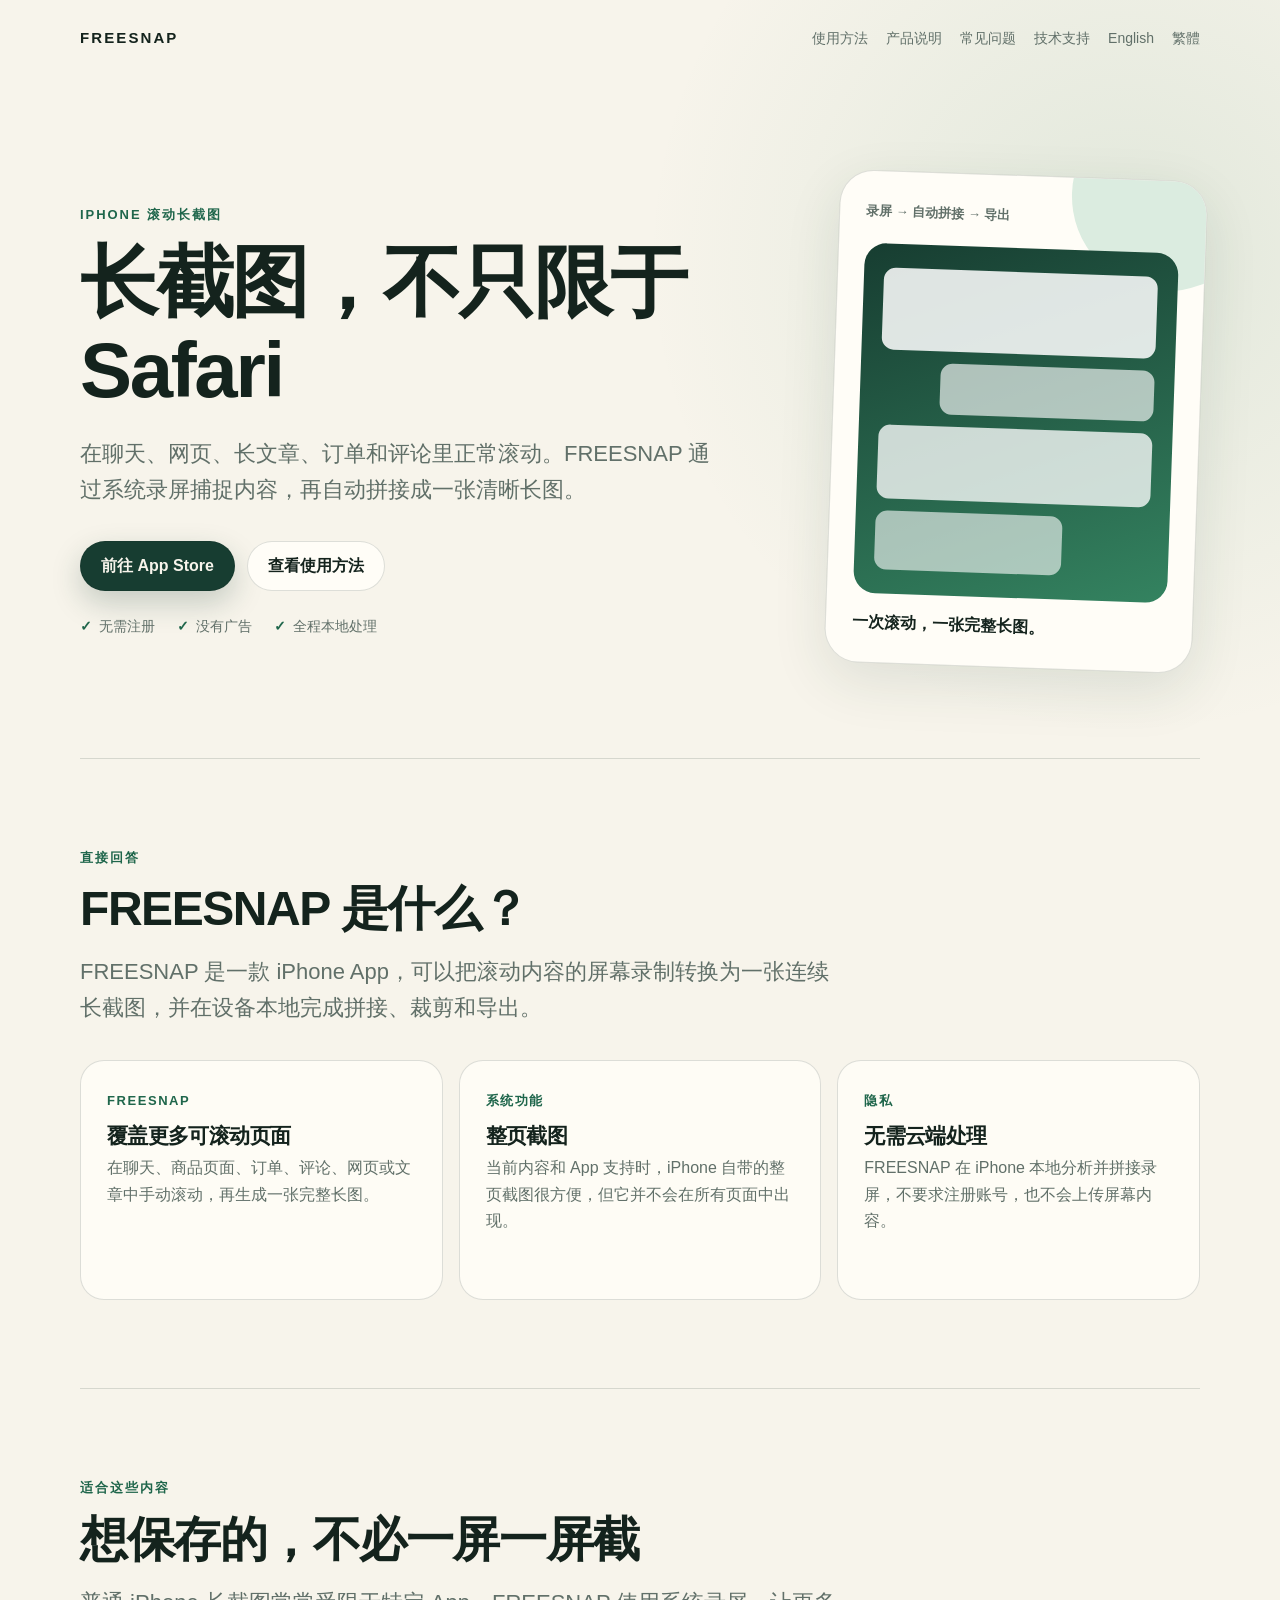
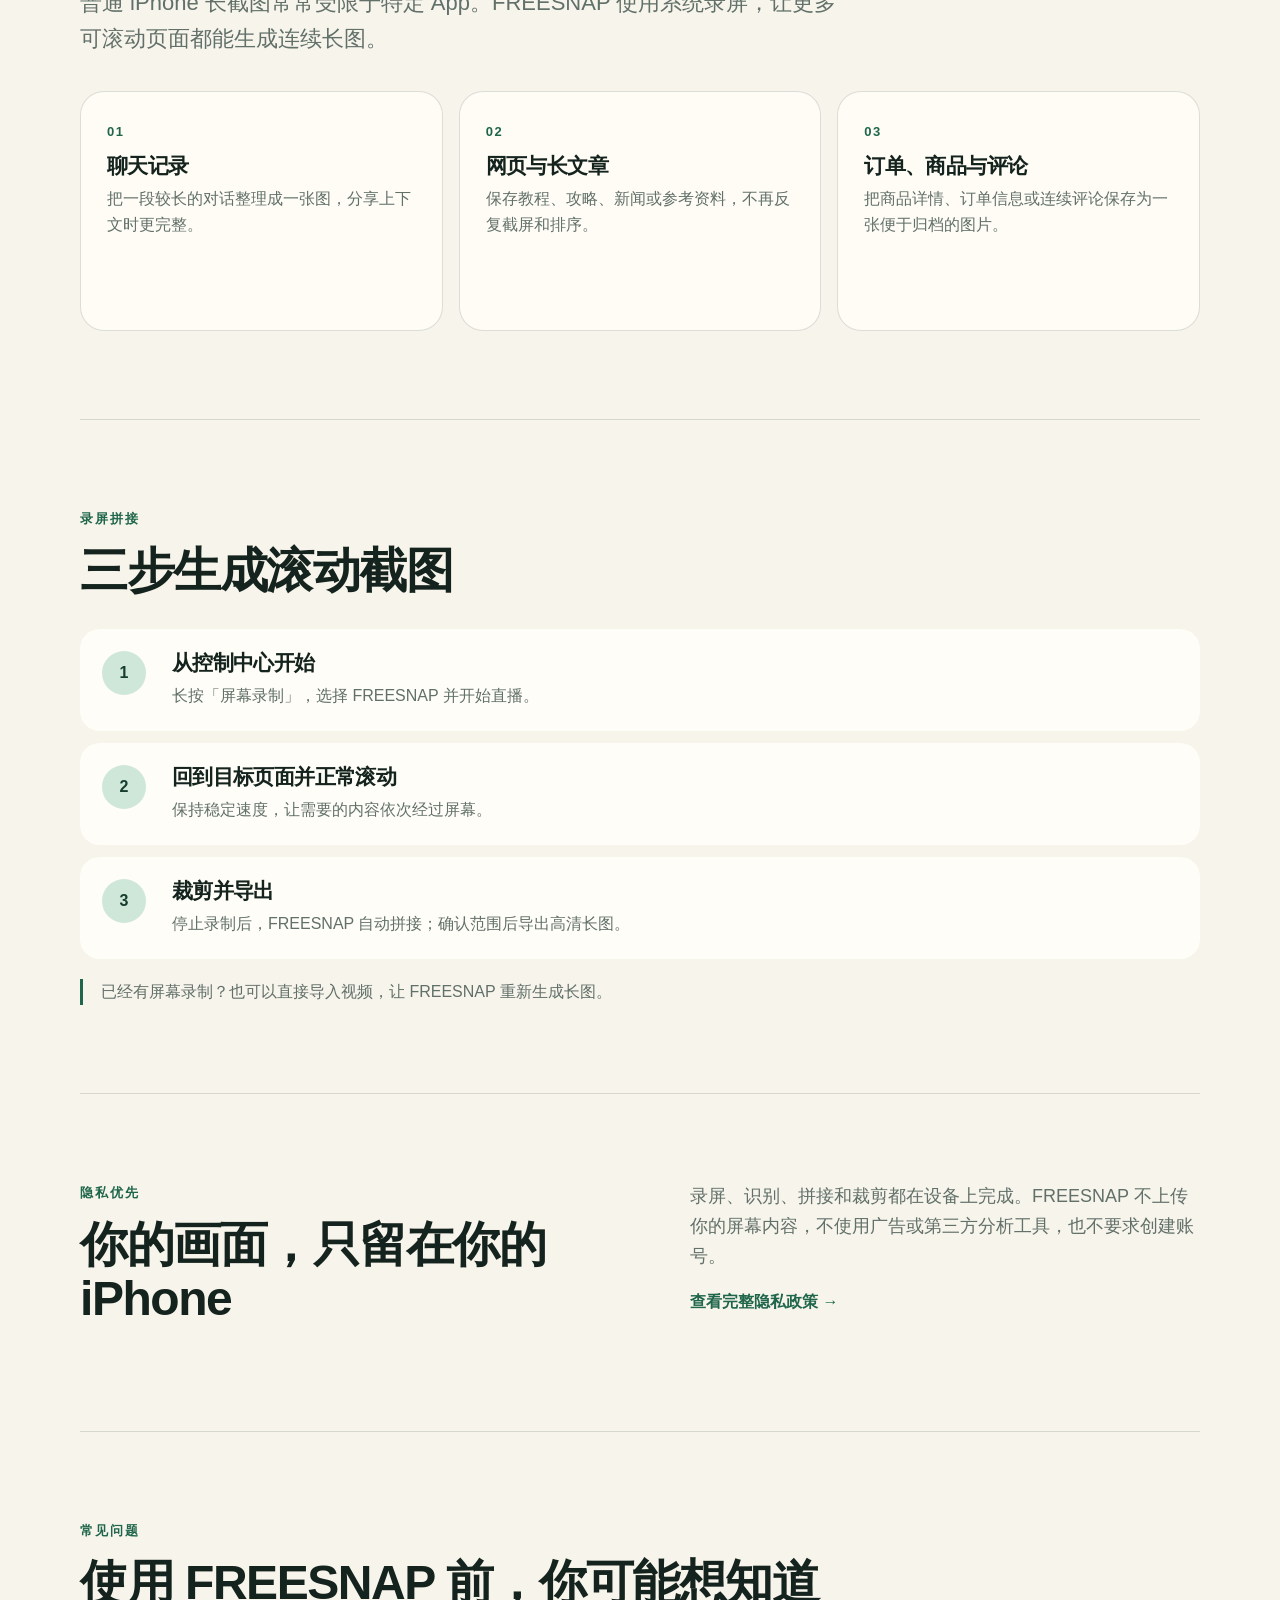
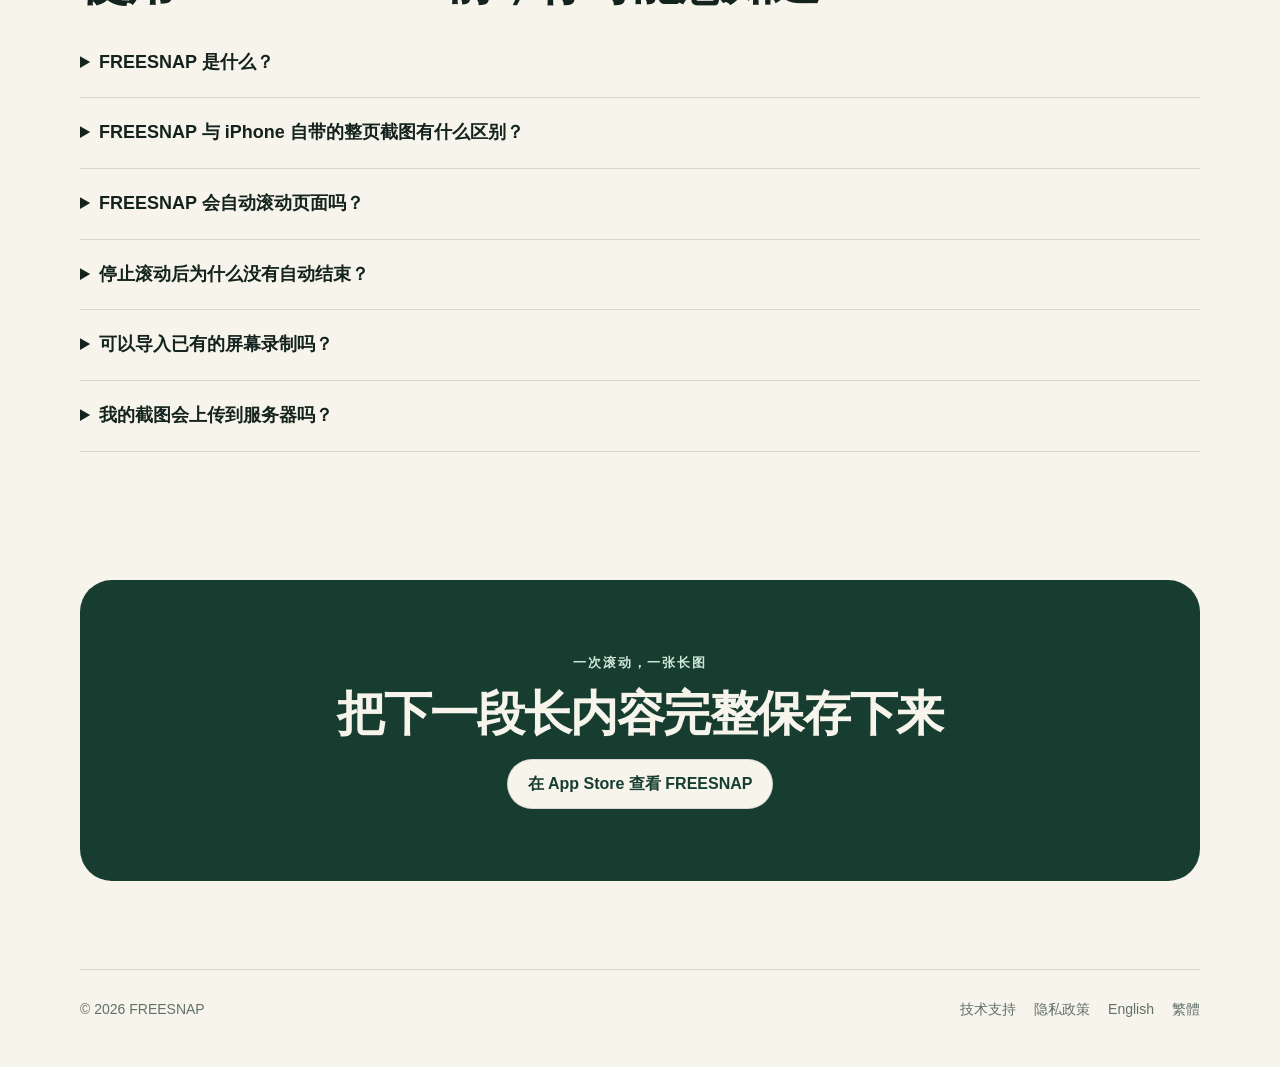
<file: index.html>
<!doctype html>
<html lang="zh-Hans">
<head>
  <meta charset="utf-8">
  <meta name="viewport" content="width=device-width,initial-scale=1">
  <title>FREESNAP - iPhone 滚动长截图与录屏拼接</title>
  <meta name="description" content="FREESNAP 是一款注重隐私的 iPhone 滚动长截图工具：通过系统录屏捕捉聊天、网页和长文章，在设备本地自动拼接、裁剪并导出高清长图。">
  <meta name="robots" content="index,follow">
  <link rel="canonical" href="https://archersmind.github.io/freesnap/">
  <link rel="alternate" hreflang="zh-Hans" href="https://archersmind.github.io/freesnap/">
  <link rel="alternate" hreflang="en" href="https://archersmind.github.io/freesnap/en.html">
  <link rel="alternate" hreflang="zh-Hant" href="https://archersmind.github.io/freesnap/zh-hant.html">
  <link rel="alternate" hreflang="x-default" href="https://archersmind.github.io/freesnap/en.html">
  <meta property="og:type" content="website">
  <meta property="og:site_name" content="FREESNAP">
  <meta property="og:title" content="FREESNAP - iPhone 滚动长截图与录屏拼接">
  <meta property="og:description" content="把聊天、网页、长文章和其他可滚动内容，直接拼成一张清晰长图。全部在 iPhone 本地处理。">
  <meta property="og:url" content="https://archersmind.github.io/freesnap/">
  <meta name="twitter:card" content="summary">
  <meta name="theme-color" content="#173d31">
  <link rel="icon" href="favicon.svg" type="image/svg+xml">
  <link rel="stylesheet" href="style.css">
  <script type="application/ld+json">
  {
    "@context": "https://schema.org",
    "@type": "MobileApplication",
    "name": "FREESNAP",
    "url": "https://archersmind.github.io/freesnap/",
    "operatingSystem": "iOS",
    "applicationCategory": "UtilitiesApplication",
    "inLanguage": "zh-Hans",
    "isAccessibleForFree": true,
    "description": "通过屏幕录制把聊天、网页和长文章拼成高清长截图，并在 iPhone 本地完成处理。",
    "downloadUrl": "https://apps.apple.com/app/id6815312368",
    "author": {
      "@type": "Person",
      "name": "Bo Wang"
    },
    "offers": {
      "@type": "Offer",
      "price": "0",
      "priceCurrency": "CNY"
    },
    "featureList": [
      "滚动长截图",
      "录屏自动拼接",
      "本地图片处理",
      "裁剪与高清导出"
    ]
  }
  </script>
  <script type="application/ld+json">
  {
    "@context": "https://schema.org",
    "@type": "FAQPage",
    "mainEntity": [
      {
        "@type": "Question",
        "name": "FREESNAP 是什么？",
        "acceptedAnswer": {
          "@type": "Answer",
          "text": "FREESNAP 是一款 iPhone App，可以把滚动内容的屏幕录制转换为一张连续长截图，并在设备本地完成拼接、裁剪和导出。"
        }
      },
      {
        "@type": "Question",
        "name": "FREESNAP 与 iPhone 自带的整页截图有什么区别？",
        "acceptedAnswer": {
          "@type": "Answer",
          "text": "系统自带的整页截图只在受支持的内容和 App 中出现。FREESNAP 从屏幕录制生成长图，因此可以覆盖更多可滚动页面，包括聊天、商品页面、订单、评论、网页和文章。"
        }
      },
      {
        "@type": "Question",
        "name": "FREESNAP 会自动滚动页面吗？",
        "acceptedAnswer": {
          "@type": "Answer",
          "text": "不会。你按照自己的节奏滚动，FREESNAP 负责从录屏中识别重叠区域并完成拼接。"
        }
      },
      {
        "@type": "Question",
        "name": "停止滚动后为什么没有自动结束？",
        "acceptedAnswer": {
          "@type": "Answer",
          "text": "页面中持续播放的视频可能让录制无法自动停止。轻点屏幕顶部的红色录制标识并选择停止，已捕捉的内容仍可正常生成长图。"
        }
      },
      {
        "@type": "Question",
        "name": "可以导入已有的屏幕录制吗？",
        "acceptedAnswer": {
          "@type": "Answer",
          "text": "可以。把已有录屏导入 FREESNAP，即可进行录屏拼接、裁剪和导出。"
        }
      },
      {
        "@type": "Question",
        "name": "我的截图会上传到服务器吗？",
        "acceptedAnswer": {
          "@type": "Answer",
          "text": "不会。处理在 iPhone 本地完成，你的录屏和长图不会由 FREESNAP 上传。"
        }
      }
    ]
  }
  </script>
</head>
<body>
  <header class="site-header">
    <a class="brand" href="index.html" aria-label="FREESNAP 首页">FREESNAP</a>
    <nav aria-label="主导航">
      <a href="#how-it-works">使用方法</a>
      <a href="#about">产品说明</a>
      <a href="#faq">常见问题</a>
      <a href="support.html">技术支持</a>
      <a href="en.html" lang="en">English</a>
      <a href="zh-hant.html" lang="zh-Hant">繁體</a>
    </nav>
  </header>

  <main>
    <section class="hero">
      <div class="hero-copy">
        <p class="eyebrow">iPhone 滚动长截图</p>
        <h1>长截图，不只限于 Safari</h1>
        <p class="lede">在聊天、网页、长文章、订单和评论里正常滚动。FREESNAP 通过系统录屏捕捉内容，再自动拼接成一张清晰长图。</p>
        <div class="hero-actions">
          <a class="button primary" href="https://apps.apple.com/app/id6815312368">前往 App Store</a>
          <a class="button secondary" href="#how-it-works">查看使用方法</a>
        </div>
        <ul class="trust-list" aria-label="产品特点">
          <li>无需注册</li>
          <li>没有广告</li>
          <li>全程本地处理</li>
        </ul>
      </div>
      <aside class="preview-card" aria-label="FREESNAP 工作方式概览">
        <span class="preview-label">录屏 → 自动拼接 → 导出</span>
        <div class="long-shot" aria-hidden="true">
          <span></span><span></span><span></span><span></span>
        </div>
        <p>一次滚动，一张完整长图。</p>
      </aside>
    </section>

    <section class="section" id="about" aria-labelledby="about-title">
      <p class="eyebrow">直接回答</p>
      <h2 id="about-title">FREESNAP 是什么？</h2>
      <p class="section-intro">FREESNAP 是一款 iPhone App，可以把滚动内容的屏幕录制转换为一张连续长截图，并在设备本地完成拼接、裁剪和导出。</p>
      <div class="card-grid">
        <article class="card">
          <span class="card-number">FREESNAP</span>
          <h3>覆盖更多可滚动页面</h3>
          <p>在聊天、商品页面、订单、评论、网页或文章中手动滚动，再生成一张完整长图。</p>
        </article>
        <article class="card">
          <span class="card-number">系统功能</span>
          <h3>整页截图</h3>
          <p>当前内容和 App 支持时，iPhone 自带的整页截图很方便，但它并不会在所有页面中出现。</p>
        </article>
        <article class="card">
          <span class="card-number">隐私</span>
          <h3>无需云端处理</h3>
          <p>FREESNAP 在 iPhone 本地分析并拼接录屏，不要求注册账号，也不会上传屏幕内容。</p>
        </article>
      </div>
    </section>

    <section class="section" aria-labelledby="use-cases-title">
      <p class="eyebrow">适合这些内容</p>
      <h2 id="use-cases-title">想保存的，不必一屏一屏截</h2>
      <p class="section-intro">普通 iPhone 长截图常常受限于特定 App。FREESNAP 使用系统录屏，让更多可滚动页面都能生成连续长图。</p>
      <div class="card-grid">
        <article class="card">
          <span class="card-number">01</span>
          <h3>聊天记录</h3>
          <p>把一段较长的对话整理成一张图，分享上下文时更完整。</p>
        </article>
        <article class="card">
          <span class="card-number">02</span>
          <h3>网页与长文章</h3>
          <p>保存教程、攻略、新闻或参考资料，不再反复截屏和排序。</p>
        </article>
        <article class="card">
          <span class="card-number">03</span>
          <h3>订单、商品与评论</h3>
          <p>把商品详情、订单信息或连续评论保存为一张便于归档的图片。</p>
        </article>
      </div>
    </section>

    <section class="section steps-section" id="how-it-works" aria-labelledby="how-title">
      <p class="eyebrow">录屏拼接</p>
      <h2 id="how-title">三步生成滚动截图</h2>
      <ol class="steps">
        <li>
          <span class="step-index">1</span>
          <div><h3>从控制中心开始</h3><p>长按「屏幕录制」，选择 FREESNAP 并开始直播。</p></div>
        </li>
        <li>
          <span class="step-index">2</span>
          <div><h3>回到目标页面并正常滚动</h3><p>保持稳定速度，让需要的内容依次经过屏幕。</p></div>
        </li>
        <li>
          <span class="step-index">3</span>
          <div><h3>裁剪并导出</h3><p>停止录制后，FREESNAP 自动拼接；确认范围后导出高清长图。</p></div>
        </li>
      </ol>
      <p class="note">已经有屏幕录制？也可以直接导入视频，让 FREESNAP 重新生成长图。</p>
    </section>

    <section class="section privacy-block" aria-labelledby="privacy-title">
      <div>
        <p class="eyebrow">隐私优先</p>
        <h2 id="privacy-title">你的画面，只留在你的 iPhone</h2>
      </div>
      <div>
        <p>录屏、识别、拼接和裁剪都在设备上完成。FREESNAP 不上传你的屏幕内容，不使用广告或第三方分析工具，也不要求创建账号。</p>
        <a class="text-link" href="privacy.html">查看完整隐私政策 →</a>
      </div>
    </section>

    <section class="section faq" id="faq" aria-labelledby="faq-title">
      <p class="eyebrow">常见问题</p>
      <h2 id="faq-title">使用 FREESNAP 前，你可能想知道</h2>
      <details>
        <summary>FREESNAP 是什么？</summary>
        <p>FREESNAP 是一款 iPhone App，可以把滚动内容的屏幕录制转换为一张连续长截图，并在设备本地完成拼接、裁剪和导出。</p>
      </details>
      <details>
        <summary>FREESNAP 与 iPhone 自带的整页截图有什么区别？</summary>
        <p>系统自带的整页截图只在受支持的内容和 App 中出现。FREESNAP 从屏幕录制生成长图，因此可以覆盖更多可滚动页面，包括聊天、商品页面、订单、评论、网页和文章。</p>
      </details>
      <details>
        <summary>FREESNAP 会自动滚动页面吗？</summary>
        <p>不会。你按照自己的节奏滚动，FREESNAP 负责从录屏中识别重叠区域并完成拼接。</p>
      </details>
      <details>
        <summary>停止滚动后为什么没有自动结束？</summary>
        <p>页面中持续播放的视频可能让录制无法自动停止。轻点屏幕顶部的红色录制标识并选择停止，已捕捉的内容仍可正常生成长图。</p>
      </details>
      <details>
        <summary>可以导入已有的屏幕录制吗？</summary>
        <p>可以。把已有录屏导入 FREESNAP，即可进行录屏拼接、裁剪和导出。</p>
      </details>
      <details>
        <summary>我的截图会上传到服务器吗？</summary>
        <p>不会。处理在 iPhone 本地完成，你的录屏和长图不会由 FREESNAP 上传。</p>
      </details>
    </section>

    <section class="closing-cta">
      <p class="eyebrow">一次滚动，一张长图</p>
      <h2>把下一段长内容完整保存下来</h2>
      <a class="button primary" href="https://apps.apple.com/app/id6815312368">在 App Store 查看 FREESNAP</a>
    </section>
  </main>

  <footer>
    <span>© 2026 FREESNAP</span>
    <nav aria-label="页脚导航">
      <a href="support.html">技术支持</a>
      <a href="privacy.html">隐私政策</a>
      <a href="en.html" lang="en">English</a>
      <a href="zh-hant.html" lang="zh-Hant">繁體</a>
    </nav>
  </footer>
</body>
</html>
</file>
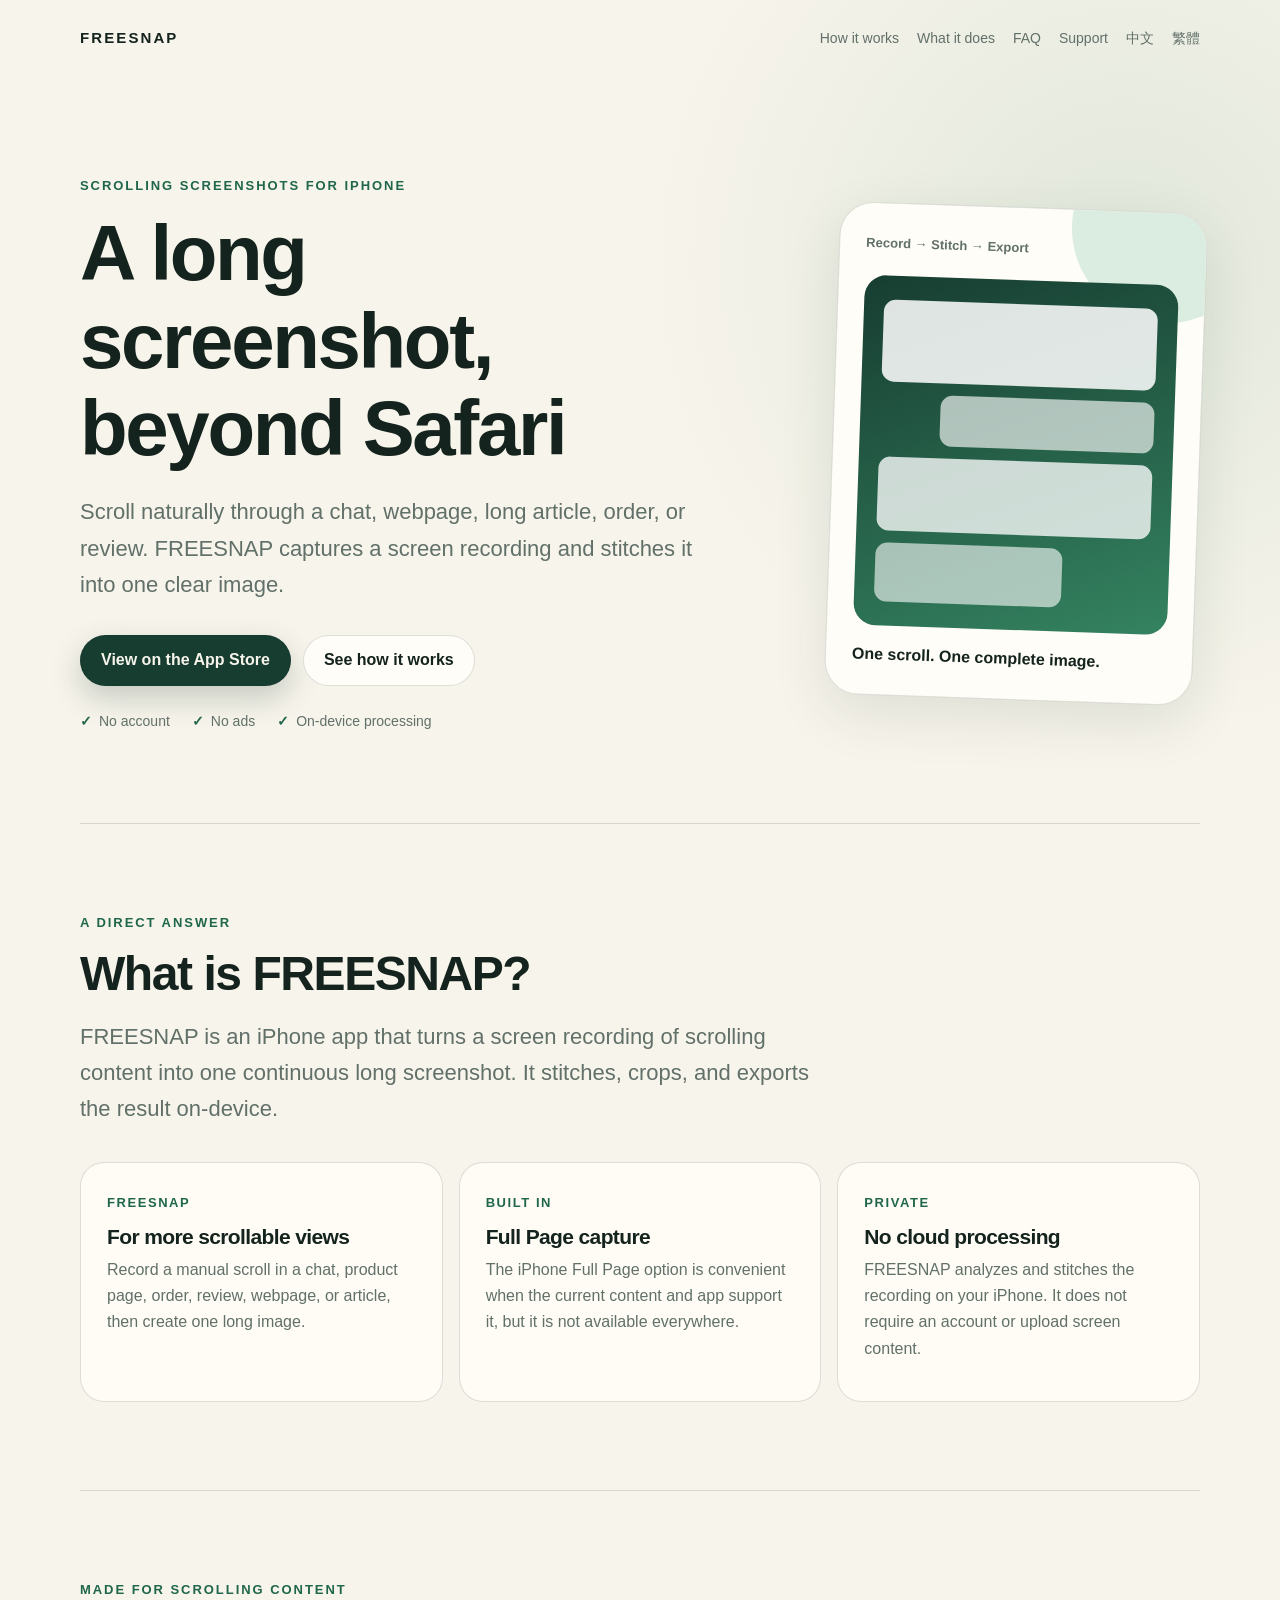
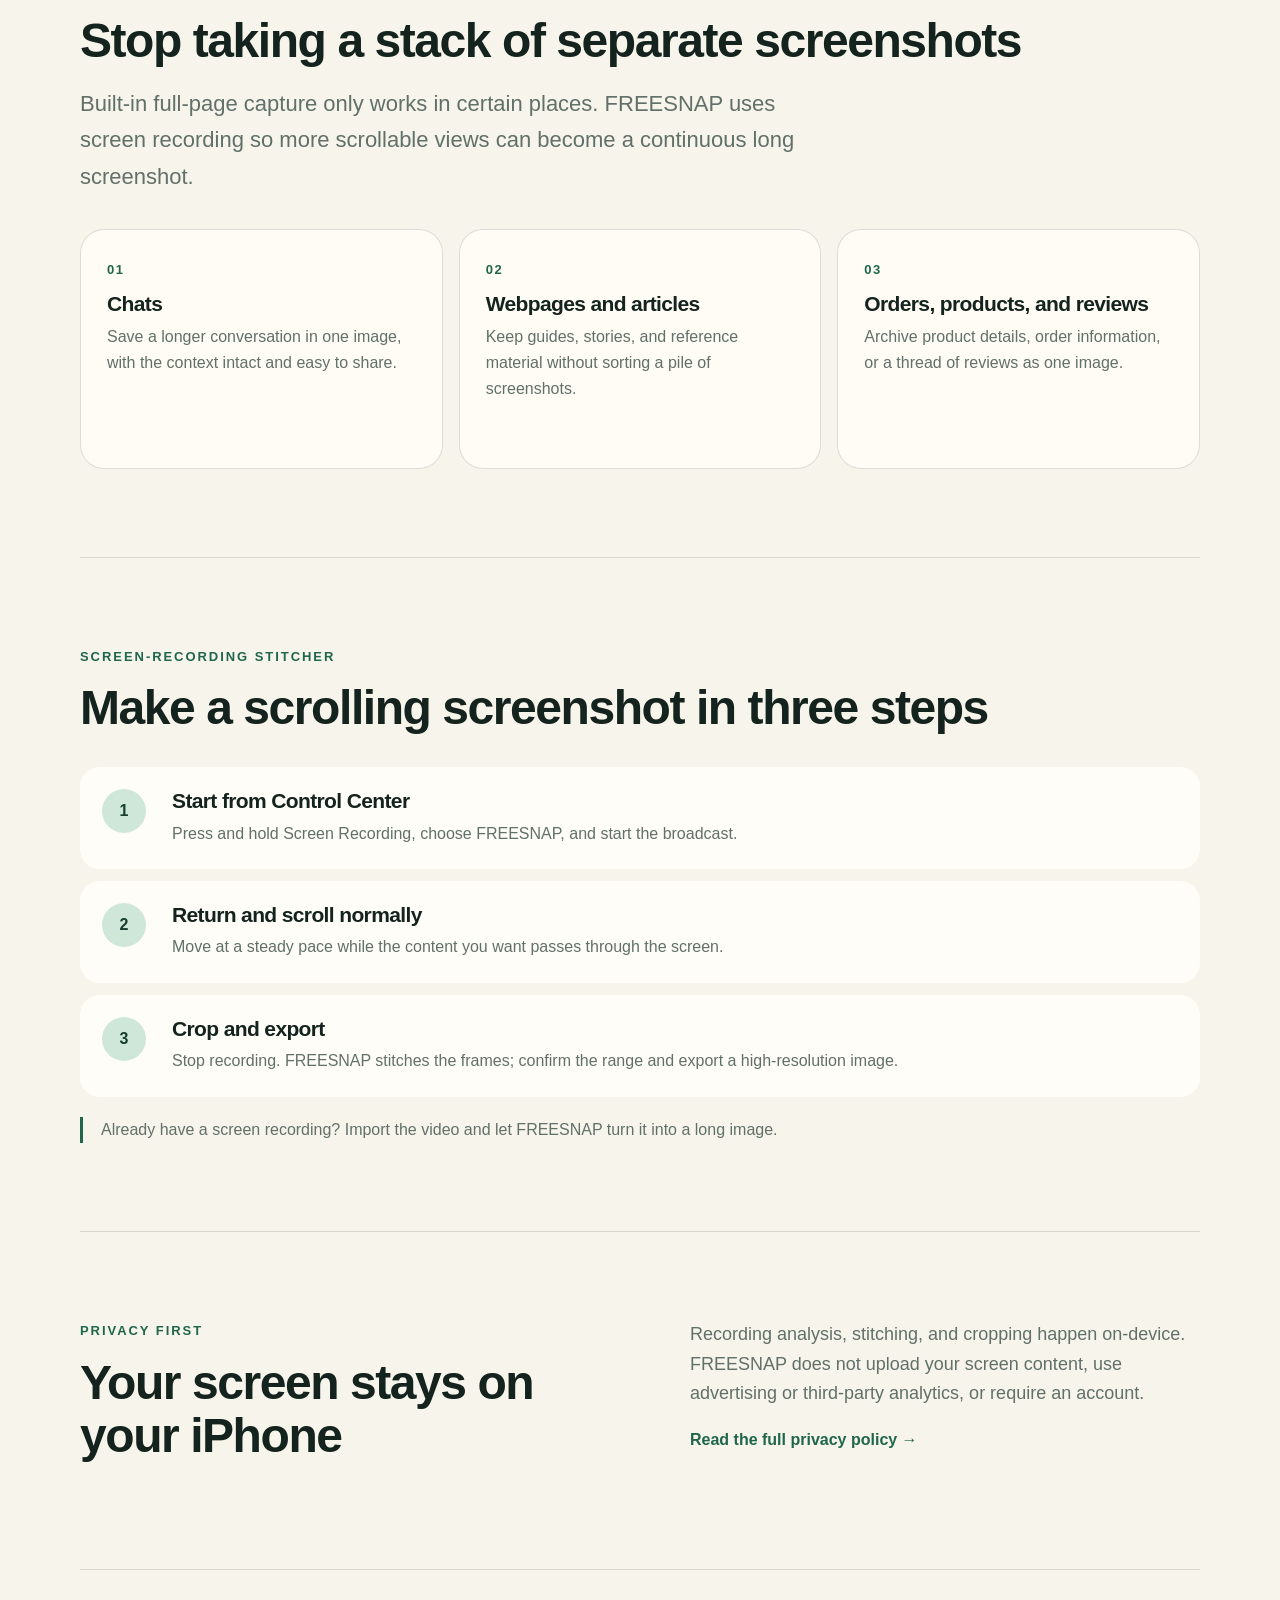
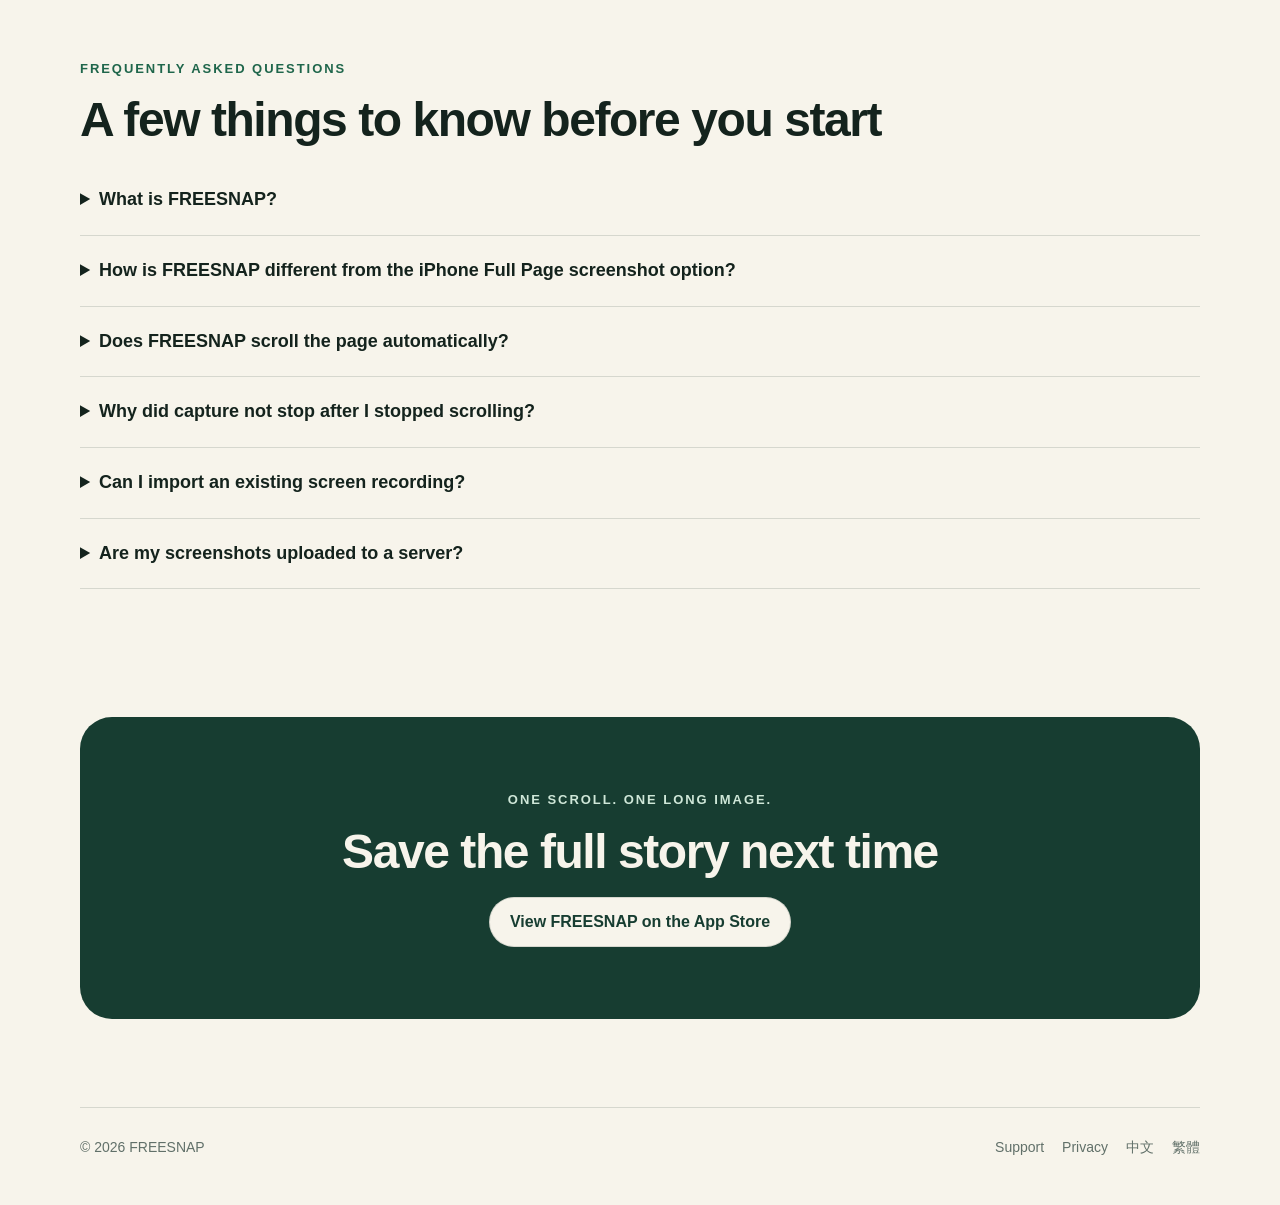
<file: en.html>
<!doctype html>
<html lang="en">
<head>
  <meta charset="utf-8">
  <meta name="viewport" content="width=device-width,initial-scale=1">
  <title>FREESNAP - Long Screenshots from a Scroll on iPhone</title>
  <meta name="description" content="Create a long screenshot from chats, webpages, articles, and screen recordings on iPhone. FREESNAP stitches, crops, and exports entirely on-device.">
  <meta name="robots" content="index,follow">
  <link rel="canonical" href="https://archersmind.github.io/freesnap/en.html">
  <link rel="alternate" hreflang="zh-Hans" href="https://archersmind.github.io/freesnap/">
  <link rel="alternate" hreflang="en" href="https://archersmind.github.io/freesnap/en.html">
  <link rel="alternate" hreflang="zh-Hant" href="https://archersmind.github.io/freesnap/zh-hant.html">
  <link rel="alternate" hreflang="x-default" href="https://archersmind.github.io/freesnap/en.html">
  <meta property="og:type" content="website">
  <meta property="og:site_name" content="FREESNAP">
  <meta property="og:title" content="FREESNAP - Long Screenshots from a Scroll on iPhone">
  <meta property="og:description" content="Turn chats, webpages, long articles, and other scrolling content into one clear image. Everything is processed on your iPhone.">
  <meta property="og:url" content="https://archersmind.github.io/freesnap/en.html">
  <meta name="twitter:card" content="summary">
  <meta name="theme-color" content="#173d31">
  <link rel="icon" href="favicon.svg" type="image/svg+xml">
  <link rel="stylesheet" href="style.css">
  <script type="application/ld+json">
  {
    "@context": "https://schema.org",
    "@type": "MobileApplication",
    "name": "FREESNAP",
    "url": "https://archersmind.github.io/freesnap/en.html",
    "operatingSystem": "iOS",
    "applicationCategory": "UtilitiesApplication",
    "inLanguage": "en",
    "isAccessibleForFree": true,
    "description": "Create long screenshots from chats, webpages, articles, and screen recordings, entirely on your iPhone.",
    "downloadUrl": "https://apps.apple.com/app/id6815312368",
    "author": {
      "@type": "Person",
      "name": "Bo Wang"
    },
    "offers": {
      "@type": "Offer",
      "price": "0",
      "priceCurrency": "USD"
    },
    "featureList": [
      "Scrolling screenshots",
      "Automatic screen-recording stitching",
      "On-device processing",
      "Crop and high-resolution export"
    ]
  }
  </script>
  <script type="application/ld+json">
  {
    "@context": "https://schema.org",
    "@type": "FAQPage",
    "mainEntity": [
      {
        "@type": "Question",
        "name": "What is FREESNAP?",
        "acceptedAnswer": {
          "@type": "Answer",
          "text": "FREESNAP is an iPhone app that turns a screen recording of scrolling content into one continuous long screenshot. It stitches, crops, and exports the result on-device."
        }
      },
      {
        "@type": "Question",
        "name": "How is FREESNAP different from the iPhone Full Page screenshot option?",
        "acceptedAnswer": {
          "@type": "Answer",
          "text": "The built-in Full Page option is available only for supported content and apps. FREESNAP works from a screen recording, so it can create long screenshots from more scrollable views, including chats, product pages, orders, reviews, and articles."
        }
      },
      {
        "@type": "Question",
        "name": "Does FREESNAP scroll the page automatically?",
        "acceptedAnswer": {
          "@type": "Answer",
          "text": "No. You scroll at your own pace, and FREESNAP finds the overlapping areas in the recording and stitches them together."
        }
      },
      {
        "@type": "Question",
        "name": "Why did capture not stop after I stopped scrolling?",
        "acceptedAnswer": {
          "@type": "Answer",
          "text": "A playing video can keep the recording active. Tap the red recording indicator at the top of the screen and choose Stop; the captured content can still become a long image."
        }
      },
      {
        "@type": "Question",
        "name": "Can I import an existing screen recording?",
        "acceptedAnswer": {
          "@type": "Answer",
          "text": "Yes. Import an existing recording into FREESNAP to stitch, crop, and export it."
        }
      },
      {
        "@type": "Question",
        "name": "Are my screenshots uploaded to a server?",
        "acceptedAnswer": {
          "@type": "Answer",
          "text": "No. Processing happens on-device, and FREESNAP does not upload your recordings or long images."
        }
      }
    ]
  }
  </script>
</head>
<body>
  <header class="site-header">
    <a class="brand" href="en.html" aria-label="FREESNAP home">FREESNAP</a>
    <nav aria-label="Main navigation">
      <a href="#how-it-works">How it works</a>
      <a href="#about">What it does</a>
      <a href="#faq">FAQ</a>
      <a href="support.html">Support</a>
      <a href="index.html" lang="zh-Hans">中文</a>
      <a href="zh-hant.html" lang="zh-Hant">繁體</a>
    </nav>
  </header>

  <main>
    <section class="hero">
      <div class="hero-copy">
        <p class="eyebrow">Scrolling screenshots for iPhone</p>
        <h1>A long screenshot, beyond Safari</h1>
        <p class="lede">Scroll naturally through a chat, webpage, long article, order, or review. FREESNAP captures a screen recording and stitches it into one clear image.</p>
        <div class="hero-actions">
          <a class="button primary" href="https://apps.apple.com/app/id6815312368">View on the App Store</a>
          <a class="button secondary" href="#how-it-works">See how it works</a>
        </div>
        <ul class="trust-list" aria-label="Product highlights">
          <li>No account</li>
          <li>No ads</li>
          <li>On-device processing</li>
        </ul>
      </div>
      <aside class="preview-card" aria-label="How FREESNAP works">
        <span class="preview-label">Record → Stitch → Export</span>
        <div class="long-shot" aria-hidden="true">
          <span></span><span></span><span></span><span></span>
        </div>
        <p>One scroll. One complete image.</p>
      </aside>
    </section>

    <section class="section" id="about" aria-labelledby="about-title">
      <p class="eyebrow">A direct answer</p>
      <h2 id="about-title">What is FREESNAP?</h2>
      <p class="section-intro">FREESNAP is an iPhone app that turns a screen recording of scrolling content into one continuous long screenshot. It stitches, crops, and exports the result on-device.</p>
      <div class="card-grid">
        <article class="card">
          <span class="card-number">FREESNAP</span>
          <h3>For more scrollable views</h3>
          <p>Record a manual scroll in a chat, product page, order, review, webpage, or article, then create one long image.</p>
        </article>
        <article class="card">
          <span class="card-number">BUILT IN</span>
          <h3>Full Page capture</h3>
          <p>The iPhone Full Page option is convenient when the current content and app support it, but it is not available everywhere.</p>
        </article>
        <article class="card">
          <span class="card-number">PRIVATE</span>
          <h3>No cloud processing</h3>
          <p>FREESNAP analyzes and stitches the recording on your iPhone. It does not require an account or upload screen content.</p>
        </article>
      </div>
    </section>

    <section class="section" aria-labelledby="use-cases-title">
      <p class="eyebrow">Made for scrolling content</p>
      <h2 id="use-cases-title">Stop taking a stack of separate screenshots</h2>
      <p class="section-intro">Built-in full-page capture only works in certain places. FREESNAP uses screen recording so more scrollable views can become a continuous long screenshot.</p>
      <div class="card-grid">
        <article class="card">
          <span class="card-number">01</span>
          <h3>Chats</h3>
          <p>Save a longer conversation in one image, with the context intact and easy to share.</p>
        </article>
        <article class="card">
          <span class="card-number">02</span>
          <h3>Webpages and articles</h3>
          <p>Keep guides, stories, and reference material without sorting a pile of screenshots.</p>
        </article>
        <article class="card">
          <span class="card-number">03</span>
          <h3>Orders, products, and reviews</h3>
          <p>Archive product details, order information, or a thread of reviews as one image.</p>
        </article>
      </div>
    </section>

    <section class="section steps-section" id="how-it-works" aria-labelledby="how-title">
      <p class="eyebrow">Screen-recording stitcher</p>
      <h2 id="how-title">Make a scrolling screenshot in three steps</h2>
      <ol class="steps">
        <li>
          <span class="step-index">1</span>
          <div><h3>Start from Control Center</h3><p>Press and hold Screen Recording, choose FREESNAP, and start the broadcast.</p></div>
        </li>
        <li>
          <span class="step-index">2</span>
          <div><h3>Return and scroll normally</h3><p>Move at a steady pace while the content you want passes through the screen.</p></div>
        </li>
        <li>
          <span class="step-index">3</span>
          <div><h3>Crop and export</h3><p>Stop recording. FREESNAP stitches the frames; confirm the range and export a high-resolution image.</p></div>
        </li>
      </ol>
      <p class="note">Already have a screen recording? Import the video and let FREESNAP turn it into a long image.</p>
    </section>

    <section class="section privacy-block" aria-labelledby="privacy-title">
      <div>
        <p class="eyebrow">Privacy first</p>
        <h2 id="privacy-title">Your screen stays on your iPhone</h2>
      </div>
      <div>
        <p>Recording analysis, stitching, and cropping happen on-device. FREESNAP does not upload your screen content, use advertising or third-party analytics, or require an account.</p>
        <a class="text-link" href="privacy.html">Read the full privacy policy →</a>
      </div>
    </section>

    <section class="section faq" id="faq" aria-labelledby="faq-title">
      <p class="eyebrow">Frequently asked questions</p>
      <h2 id="faq-title">A few things to know before you start</h2>
      <details>
        <summary>What is FREESNAP?</summary>
        <p>FREESNAP is an iPhone app that turns a screen recording of scrolling content into one continuous long screenshot. It stitches, crops, and exports the result on-device.</p>
      </details>
      <details>
        <summary>How is FREESNAP different from the iPhone Full Page screenshot option?</summary>
        <p>The built-in Full Page option is available only for supported content and apps. FREESNAP works from a screen recording, so it can create long screenshots from more scrollable views, including chats, product pages, orders, reviews, and articles.</p>
      </details>
      <details>
        <summary>Does FREESNAP scroll the page automatically?</summary>
        <p>No. You scroll at your own pace, and FREESNAP finds the overlapping areas in the recording and stitches them together.</p>
      </details>
      <details>
        <summary>Why did capture not stop after I stopped scrolling?</summary>
        <p>A playing video can keep the recording active. Tap the red recording indicator at the top of the screen and choose Stop; the captured content can still become a long image.</p>
      </details>
      <details>
        <summary>Can I import an existing screen recording?</summary>
        <p>Yes. Import an existing recording into FREESNAP to stitch, crop, and export it.</p>
      </details>
      <details>
        <summary>Are my screenshots uploaded to a server?</summary>
        <p>No. Processing happens on-device, and FREESNAP does not upload your recordings or long images.</p>
      </details>
    </section>

    <section class="closing-cta">
      <p class="eyebrow">One scroll. One long image.</p>
      <h2>Save the full story next time</h2>
      <a class="button primary" href="https://apps.apple.com/app/id6815312368">View FREESNAP on the App Store</a>
    </section>
  </main>

  <footer>
    <span>© 2026 FREESNAP</span>
    <nav aria-label="Footer navigation">
      <a href="support.html">Support</a>
      <a href="privacy.html">Privacy</a>
      <a href="index.html" lang="zh-Hans">中文</a>
      <a href="zh-hant.html" lang="zh-Hant">繁體</a>
    </nav>
  </footer>
</body>
</html>
</file>
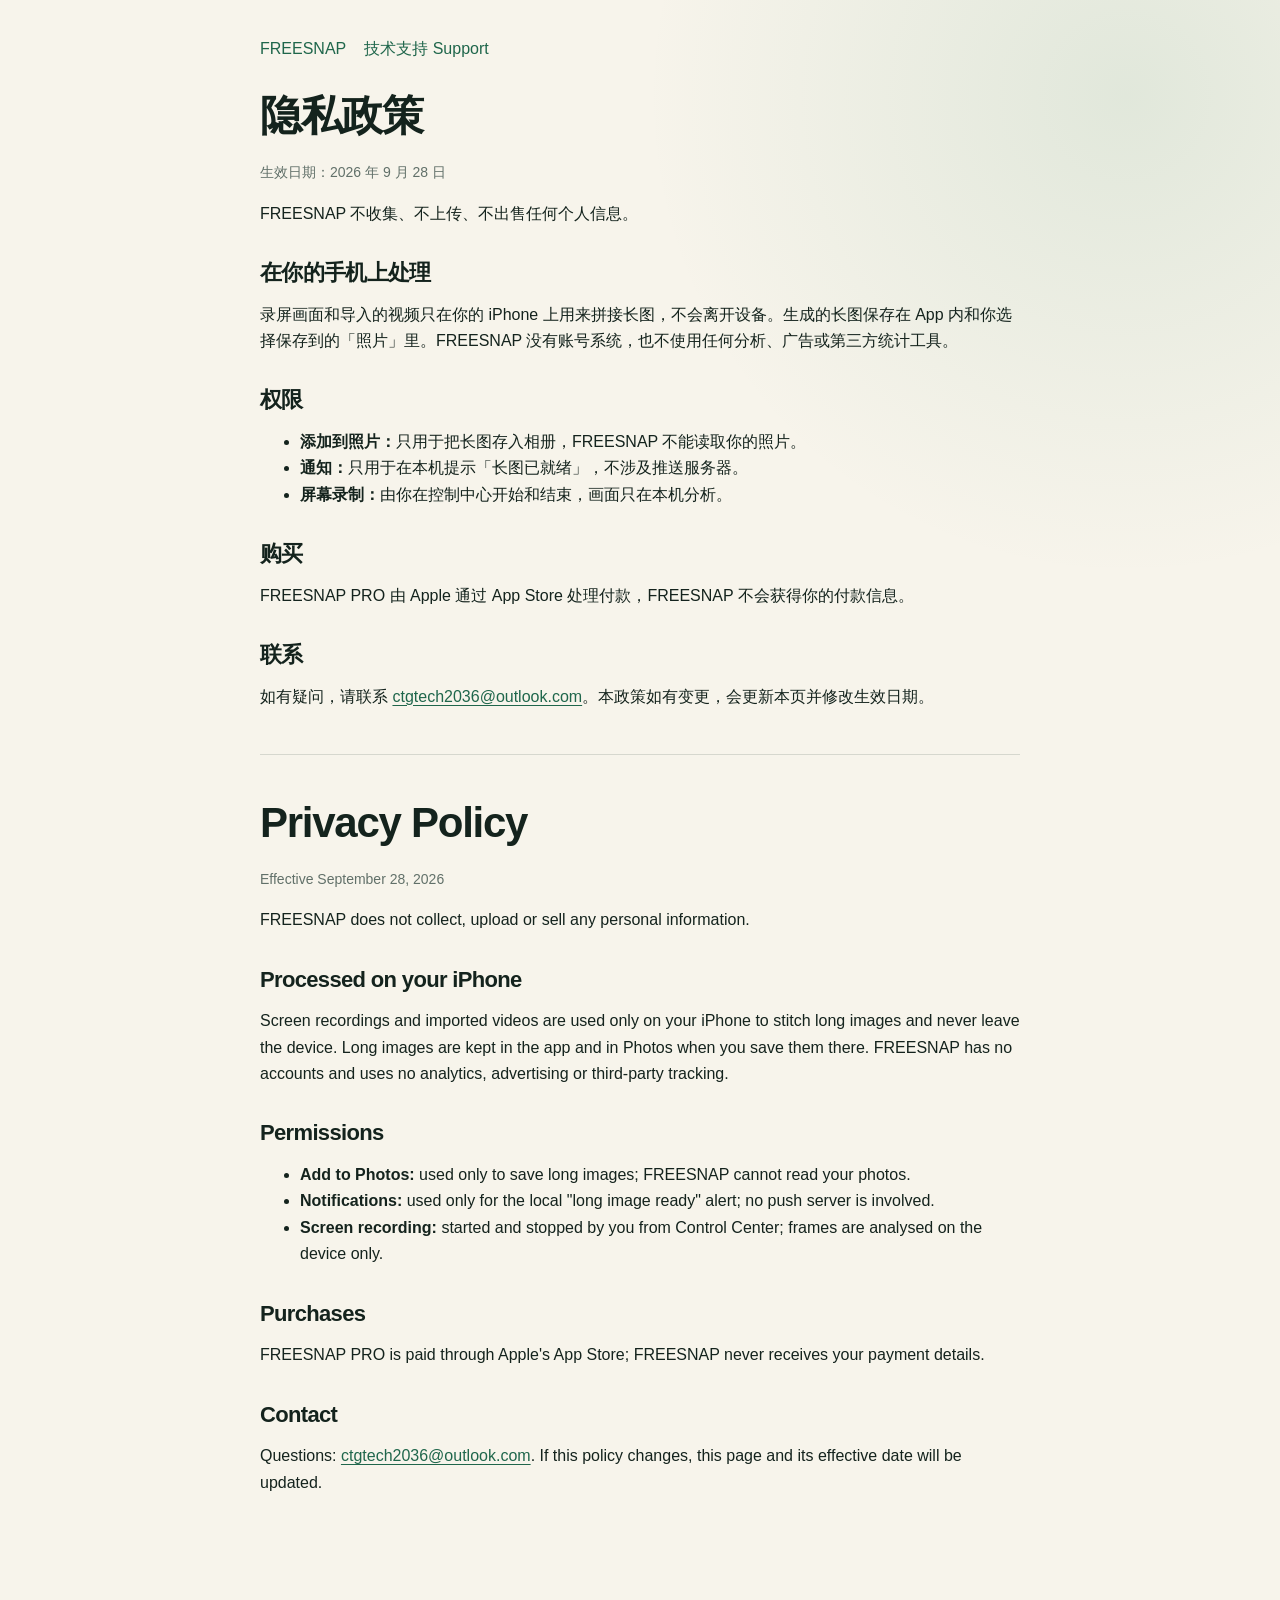
<file: privacy.html>
<!doctype html>
<html lang="zh-Hans"><head><meta charset="utf-8"><meta name="viewport" content="width=device-width,initial-scale=1">
<title>FREESNAP 隐私政策 - 图片仅在 iPhone 本地处理</title>
<meta name="description" content="了解 FREESNAP 如何保护隐私：录屏、导入视频和长图拼接均在 iPhone 本地处理，不收集、不上传或出售个人信息。">
<meta name="robots" content="index,follow">
<link rel="canonical" href="https://archersmind.github.io/freesnap/privacy.html">
<meta property="og:type" content="website">
<meta property="og:title" content="FREESNAP 隐私政策 - 图片仅在 iPhone 本地处理">
<meta property="og:description" content="FREESNAP 的录屏、导入视频和长图拼接都在你的 iPhone 本地完成。">
<meta property="og:url" content="https://archersmind.github.io/freesnap/privacy.html">
<link rel="icon" href="favicon.svg" type="image/svg+xml">
<link rel="stylesheet" href="style.css"></head>
<body><main>
<nav><a href="index.html">FREESNAP</a><a href="support.html">技术支持 Support</a></nav>
<h1>隐私政策</h1>
<p class="muted">生效日期：2026 年 9 月 28 日</p>
<p>FREESNAP 不收集、不上传、不出售任何个人信息。</p>
<h2>在你的手机上处理</h2>
<p>录屏画面和导入的视频只在你的 iPhone 上用来拼接长图，不会离开设备。生成的长图保存在 App 内和你选择保存到的「照片」里。FREESNAP 没有账号系统，也不使用任何分析、广告或第三方统计工具。</p>
<h2>权限</h2>
<ul>
<li><b>添加到照片：</b>只用于把长图存入相册，FREESNAP 不能读取你的照片。</li>
<li><b>通知：</b>只用于在本机提示「长图已就绪」，不涉及推送服务器。</li>
<li><b>屏幕录制：</b>由你在控制中心开始和结束，画面只在本机分析。</li>
</ul>
<h2>购买</h2>
<p>FREESNAP PRO 由 Apple 通过 App Store 处理付款，FREESNAP 不会获得你的付款信息。</p>
<h2>联系</h2>
<p>如有疑问，请联系 <a href="mailto:ctgtech2036@outlook.com">ctgtech2036@outlook.com</a>。本政策如有变更，会更新本页并修改生效日期。</p>
<hr>
<h1>Privacy Policy</h1>
<p class="muted">Effective September 28, 2026</p>
<p>FREESNAP does not collect, upload or sell any personal information.</p>
<h2>Processed on your iPhone</h2>
<p>Screen recordings and imported videos are used only on your iPhone to stitch long images and never leave the device. Long images are kept in the app and in Photos when you save them there. FREESNAP has no accounts and uses no analytics, advertising or third-party tracking.</p>
<h2>Permissions</h2>
<ul>
<li><b>Add to Photos:</b> used only to save long images; FREESNAP cannot read your photos.</li>
<li><b>Notifications:</b> used only for the local "long image ready" alert; no push server is involved.</li>
<li><b>Screen recording:</b> started and stopped by you from Control Center; frames are analysed on the device only.</li>
</ul>
<h2>Purchases</h2>
<p>FREESNAP PRO is paid through Apple's App Store; FREESNAP never receives your payment details.</p>
<h2>Contact</h2>
<p>Questions: <a href="mailto:ctgtech2036@outlook.com">ctgtech2036@outlook.com</a>. If this policy changes, this page and its effective date will be updated.</p>
</main></body></html>
</file>
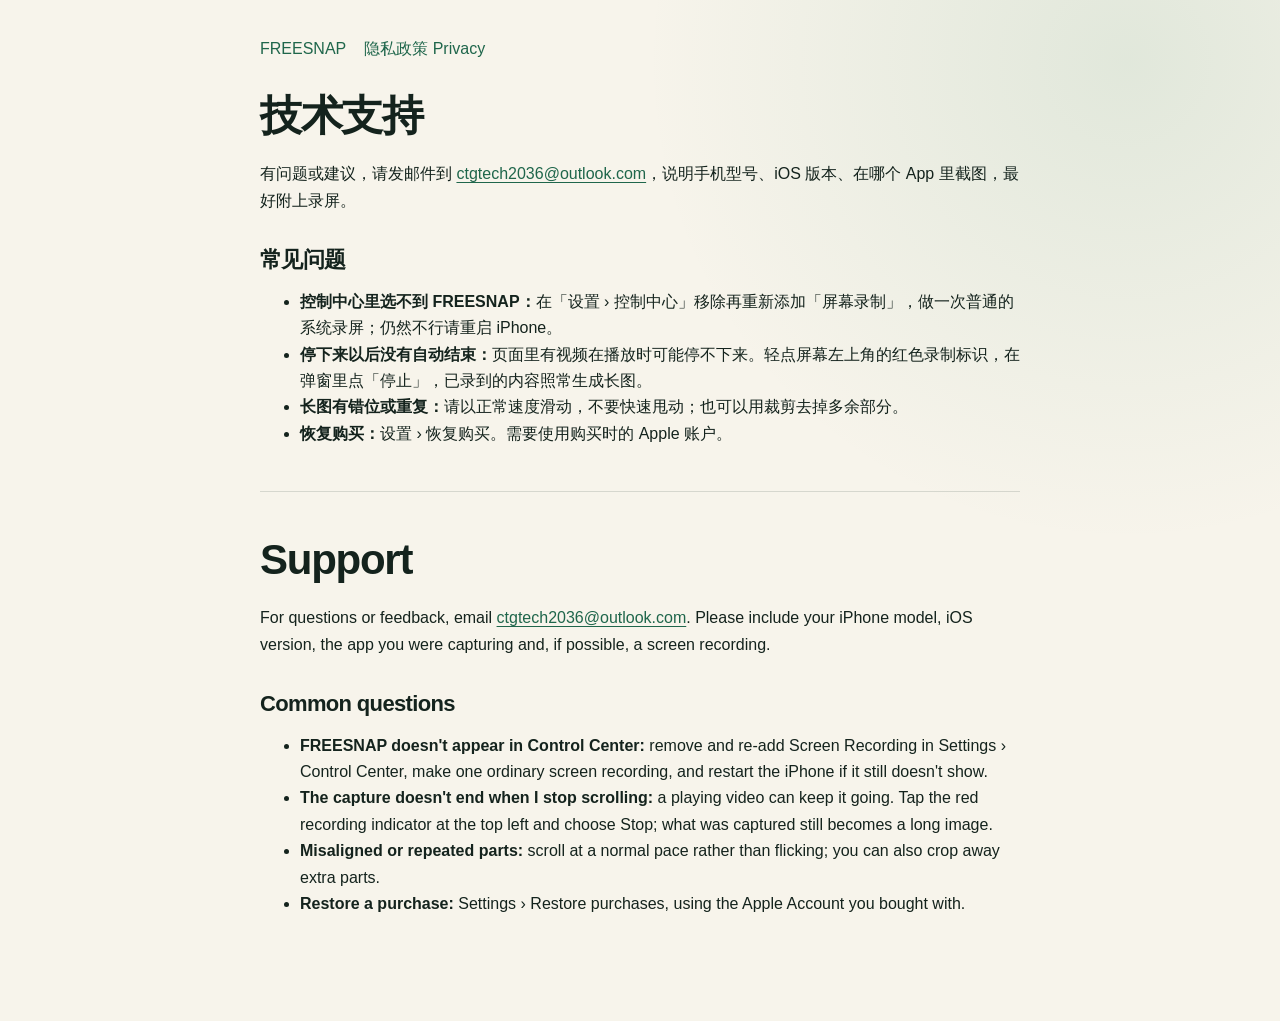
<file: support.html>
<!doctype html>
<html lang="zh-Hans"><head><meta charset="utf-8"><meta name="viewport" content="width=device-width,initial-scale=1">
<title>FREESNAP 技术支持与长截图常见问题</title>
<meta name="description" content="FREESNAP 技术支持：解决控制中心找不到 App、录屏无法停止、长图错位、重复内容和恢复购买等常见问题。">
<meta name="robots" content="index,follow">
<link rel="canonical" href="https://archersmind.github.io/freesnap/support.html">
<meta property="og:type" content="website">
<meta property="og:title" content="FREESNAP 技术支持与长截图常见问题">
<meta property="og:description" content="查找 FREESNAP 滚动长截图、录屏拼接和恢复购买的帮助。">
<meta property="og:url" content="https://archersmind.github.io/freesnap/support.html">
<link rel="icon" href="favicon.svg" type="image/svg+xml">
<link rel="stylesheet" href="style.css"></head>
<body><main>
<nav><a href="index.html">FREESNAP</a><a href="privacy.html">隐私政策 Privacy</a></nav>
<h1>技术支持</h1>
<p>有问题或建议，请发邮件到 <a href="mailto:ctgtech2036@outlook.com">ctgtech2036@outlook.com</a>，说明手机型号、iOS 版本、在哪个 App 里截图，最好附上录屏。</p>
<h2>常见问题</h2>
<ul>
<li><b>控制中心里选不到 FREESNAP：</b>在「设置 › 控制中心」移除再重新添加「屏幕录制」，做一次普通的系统录屏；仍然不行请重启 iPhone。</li>
<li><b>停下来以后没有自动结束：</b>页面里有视频在播放时可能停不下来。轻点屏幕左上角的红色录制标识，在弹窗里点「停止」，已录到的内容照常生成长图。</li>
<li><b>长图有错位或重复：</b>请以正常速度滑动，不要快速甩动；也可以用裁剪去掉多余部分。</li>
<li><b>恢复购买：</b>设置 › 恢复购买。需要使用购买时的 Apple 账户。</li>
</ul>
<hr>
<h1>Support</h1>
<p>For questions or feedback, email <a href="mailto:ctgtech2036@outlook.com">ctgtech2036@outlook.com</a>. Please include your iPhone model, iOS version, the app you were capturing and, if possible, a screen recording.</p>
<h2>Common questions</h2>
<ul>
<li><b>FREESNAP doesn't appear in Control Center:</b> remove and re-add Screen Recording in Settings › Control Center, make one ordinary screen recording, and restart the iPhone if it still doesn't show.</li>
<li><b>The capture doesn't end when I stop scrolling:</b> a playing video can keep it going. Tap the red recording indicator at the top left and choose Stop; what was captured still becomes a long image.</li>
<li><b>Misaligned or repeated parts:</b> scroll at a normal pace rather than flicking; you can also crop away extra parts.</li>
<li><b>Restore a purchase:</b> Settings › Restore purchases, using the Apple Account you bought with.</li>
</ul>
</main></body></html>
</file>
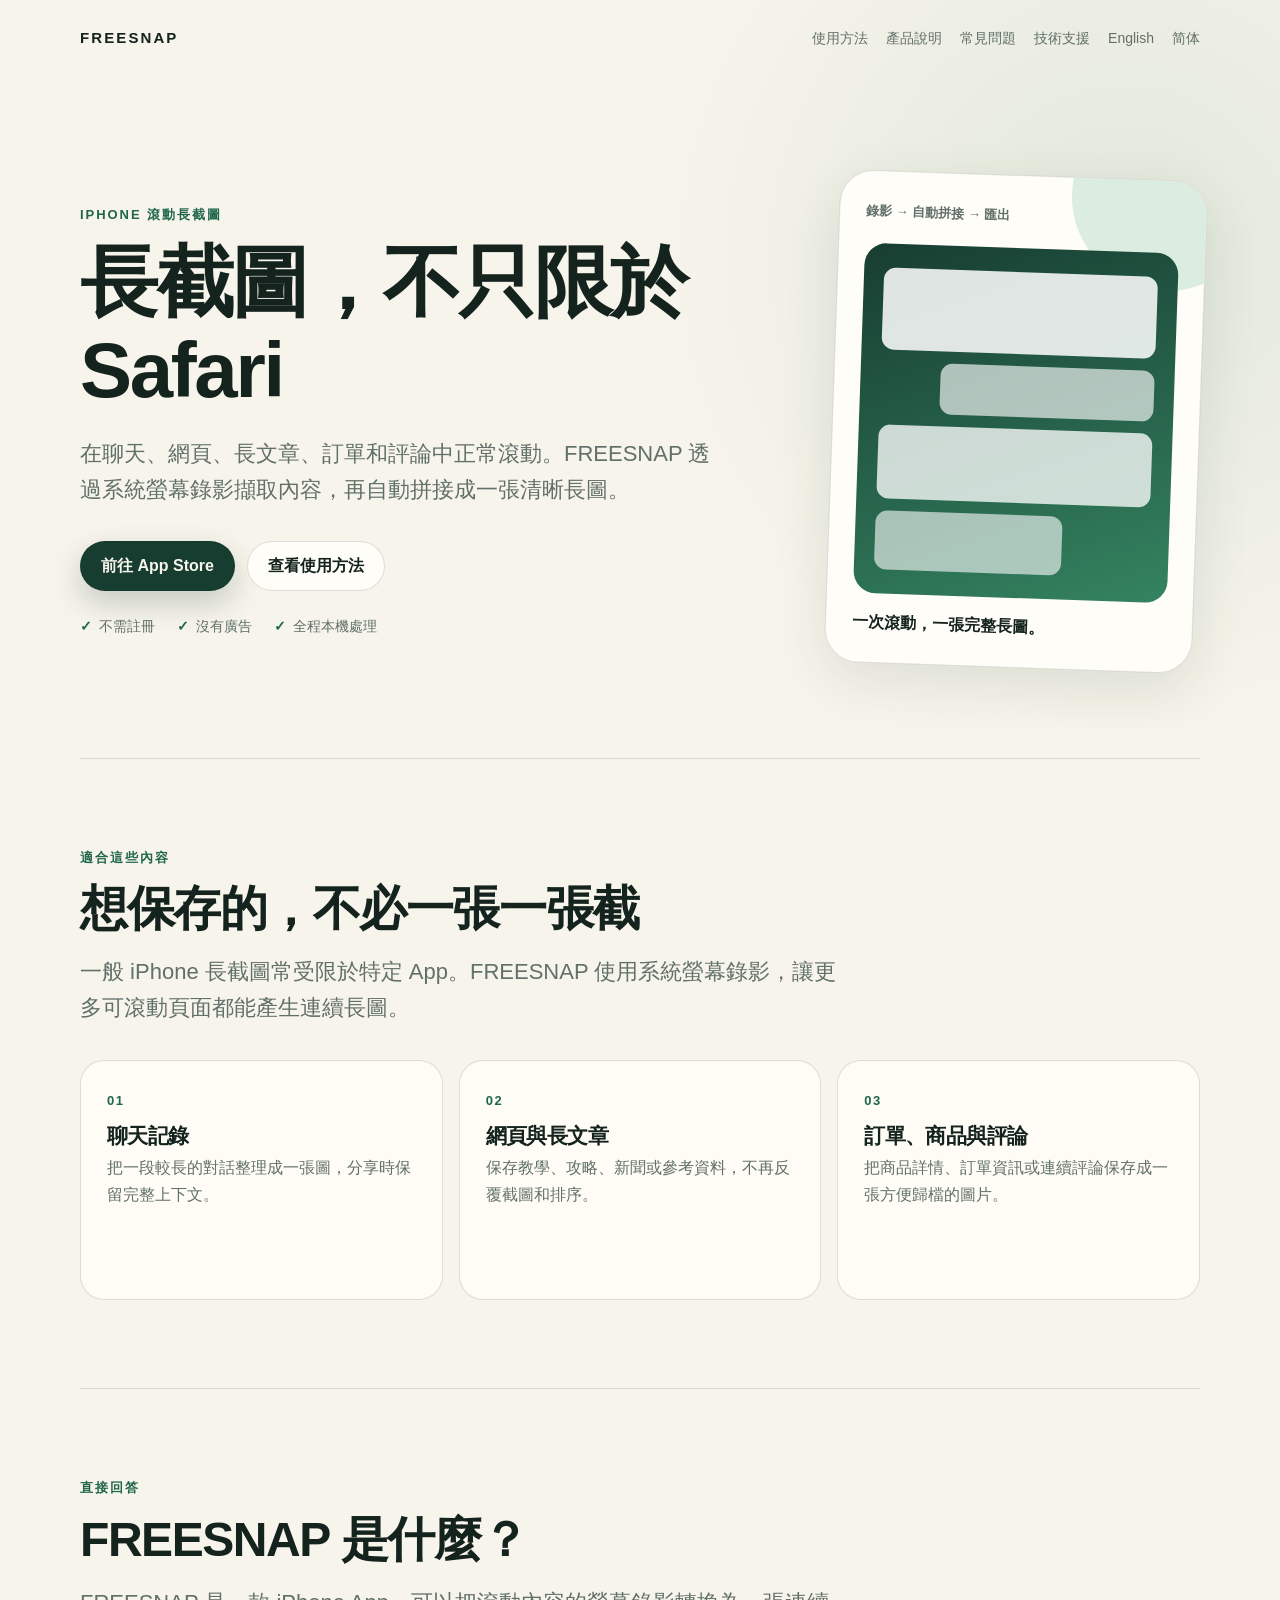
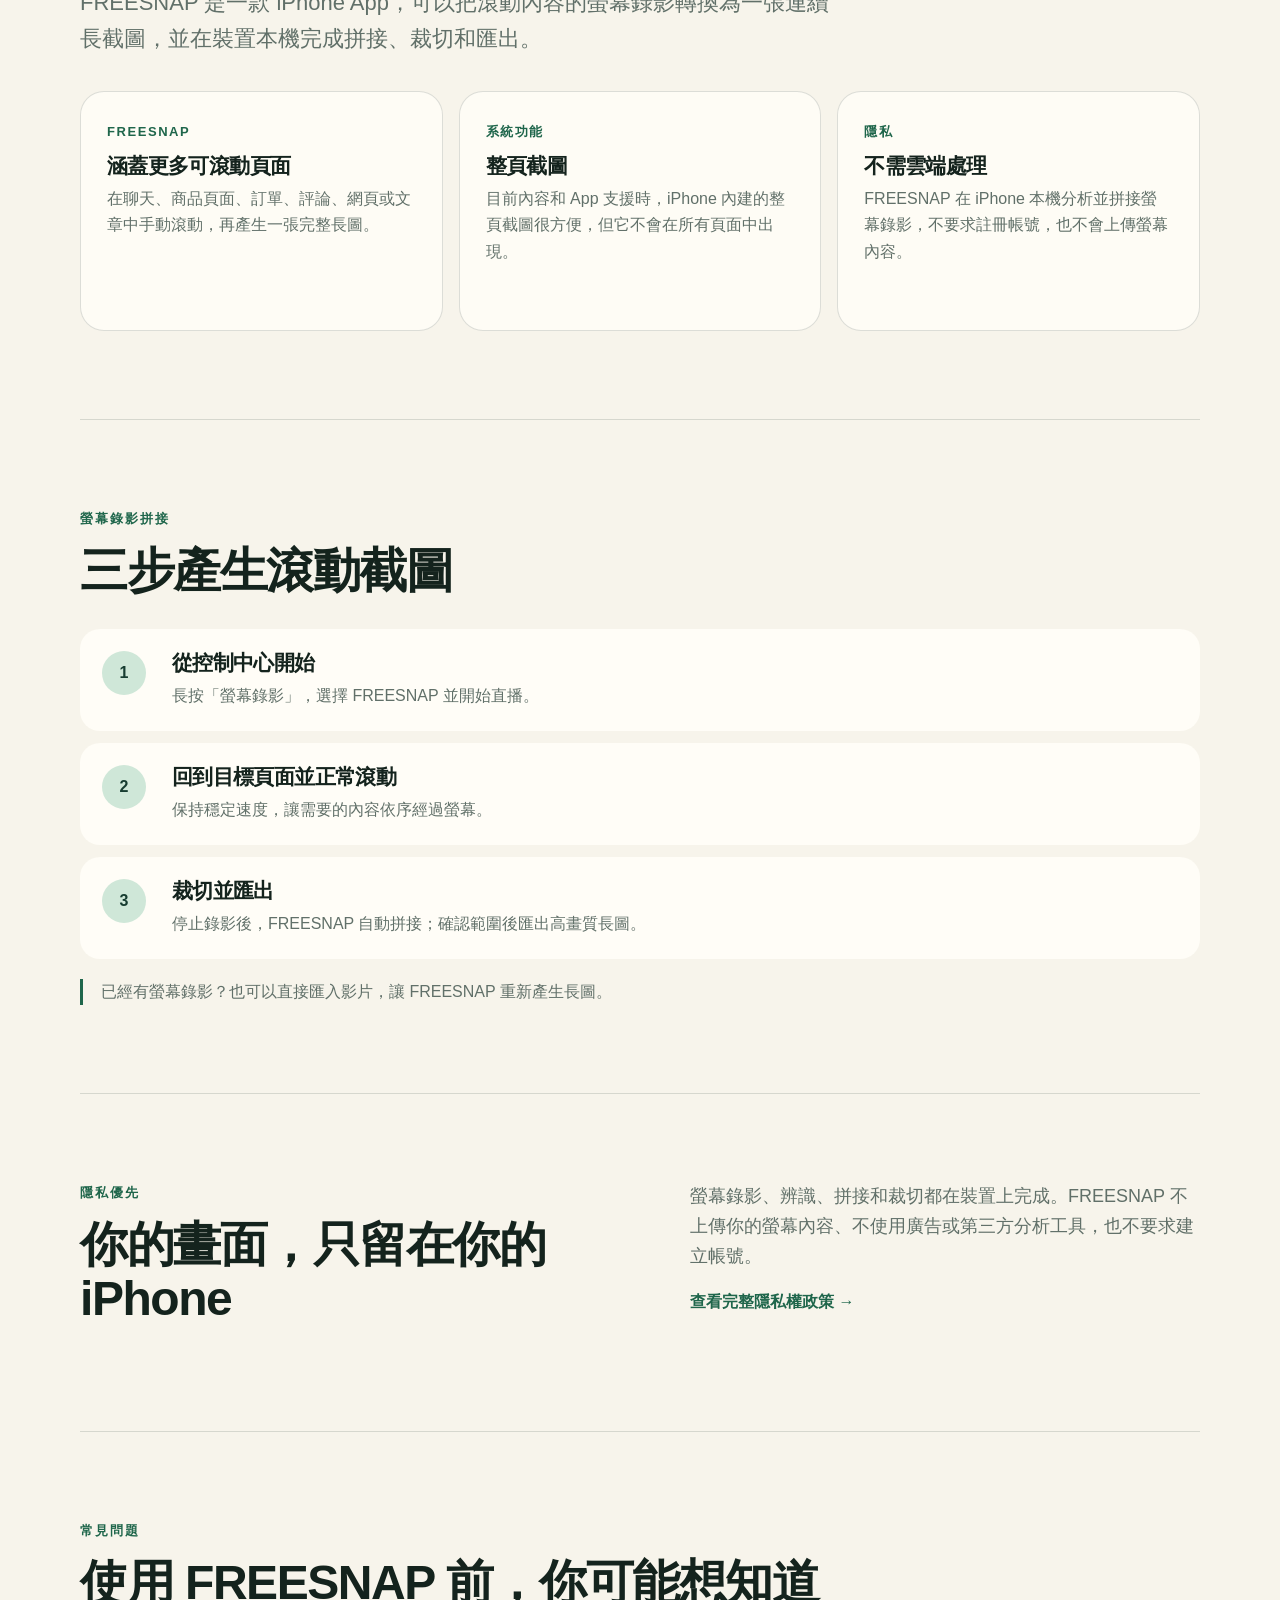
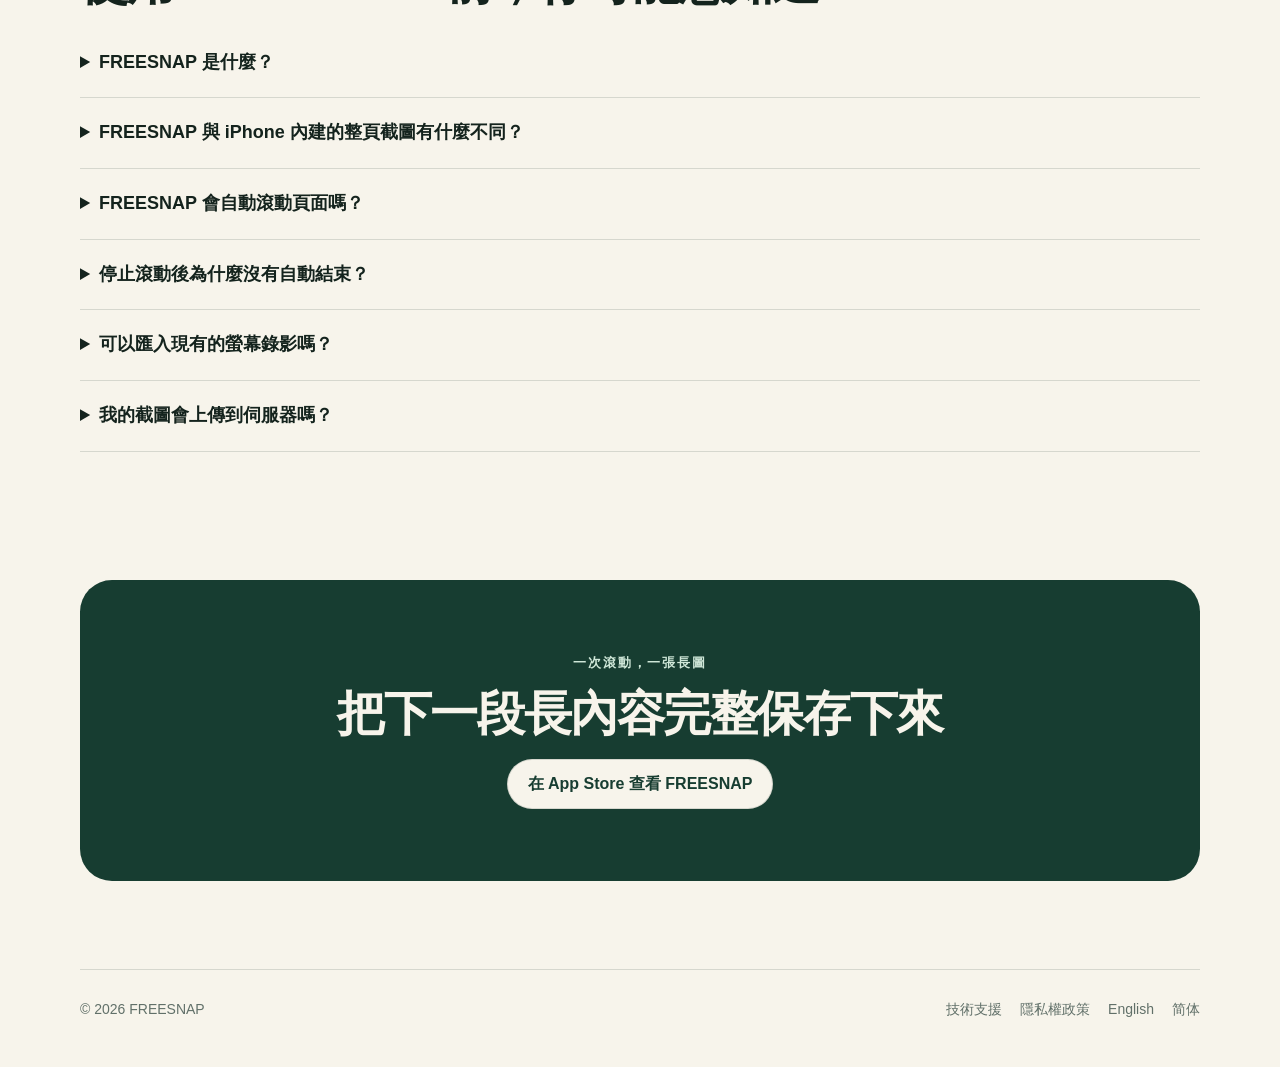
<file: zh-hant.html>
<!doctype html>
<html lang="zh-Hant">
<head>
  <meta charset="utf-8">
  <meta name="viewport" content="width=device-width,initial-scale=1">
  <title>FREESNAP - iPhone 滾動長截圖與螢幕錄影拼接</title>
  <meta name="description" content="FREESNAP 是一款重視隱私的 iPhone 滾動長截圖工具：透過系統螢幕錄影擷取聊天、網頁和長文章，在裝置本機自動拼接、裁切並匯出高畫質長圖。">
  <meta name="robots" content="index,follow">
  <link rel="canonical" href="https://archersmind.github.io/freesnap/zh-hant.html">
  <link rel="alternate" hreflang="zh-Hans" href="https://archersmind.github.io/freesnap/">
  <link rel="alternate" hreflang="en" href="https://archersmind.github.io/freesnap/en.html">
  <link rel="alternate" hreflang="zh-Hant" href="https://archersmind.github.io/freesnap/zh-hant.html">
  <link rel="alternate" hreflang="x-default" href="https://archersmind.github.io/freesnap/en.html">
  <meta property="og:type" content="website">
  <meta property="og:site_name" content="FREESNAP">
  <meta property="og:title" content="FREESNAP - iPhone 滾動長截圖與螢幕錄影拼接">
  <meta property="og:description" content="把聊天、網頁、長文章和其他可滾動內容，直接拼成一張清晰長圖。全部在 iPhone 本機處理。">
  <meta property="og:url" content="https://archersmind.github.io/freesnap/zh-hant.html">
  <meta name="twitter:card" content="summary">
  <meta name="theme-color" content="#173d31">
  <link rel="icon" href="favicon.svg" type="image/svg+xml">
  <link rel="stylesheet" href="style.css">
  <script type="application/ld+json">
  {
    "@context": "https://schema.org",
    "@type": "MobileApplication",
    "name": "FREESNAP",
    "url": "https://archersmind.github.io/freesnap/zh-hant.html",
    "operatingSystem": "iOS",
    "applicationCategory": "UtilitiesApplication",
    "inLanguage": "zh-Hant",
    "isAccessibleForFree": true,
    "description": "透過螢幕錄影把聊天、網頁和長文章拼成高畫質長截圖，並在 iPhone 本機完成處理。",
    "downloadUrl": "https://apps.apple.com/app/id6815312368",
    "author": {
      "@type": "Person",
      "name": "Bo Wang"
    },
    "offers": {
      "@type": "Offer",
      "price": "0",
      "priceCurrency": "USD"
    },
    "featureList": [
      "滾動長截圖",
      "螢幕錄影自動拼接",
      "本機圖片處理",
      "裁切與高畫質匯出"
    ]
  }
  </script>
  <script type="application/ld+json">
  {
    "@context": "https://schema.org",
    "@type": "FAQPage",
    "mainEntity": [
      {
        "@type": "Question",
        "name": "FREESNAP 是什麼？",
        "acceptedAnswer": {
          "@type": "Answer",
          "text": "FREESNAP 是一款 iPhone App，可以把滾動內容的螢幕錄影轉換為一張連續長截圖，並在裝置本機完成拼接、裁切和匯出。"
        }
      },
      {
        "@type": "Question",
        "name": "FREESNAP 與 iPhone 內建的整頁截圖有什麼不同？",
        "acceptedAnswer": {
          "@type": "Answer",
          "text": "系統內建的整頁截圖只會在支援的內容和 App 中出現。FREESNAP 從螢幕錄影產生長圖，因此可以涵蓋更多可滾動頁面，包括聊天、商品頁面、訂單、評論、網頁和文章。"
        }
      },
      {
        "@type": "Question",
        "name": "FREESNAP 會自動滾動頁面嗎？",
        "acceptedAnswer": {
          "@type": "Answer",
          "text": "不會。你按照自己的節奏滾動，FREESNAP 會從螢幕錄影中辨識重疊區域並完成拼接。"
        }
      },
      {
        "@type": "Question",
        "name": "停止滾動後為什麼沒有自動結束？",
        "acceptedAnswer": {
          "@type": "Answer",
          "text": "頁面中持續播放的影片可能讓錄製無法自動停止。點一下螢幕頂端的紅色錄製標示並選擇停止，已擷取的內容仍可正常產生長圖。"
        }
      },
      {
        "@type": "Question",
        "name": "可以匯入現有的螢幕錄影嗎？",
        "acceptedAnswer": {
          "@type": "Answer",
          "text": "可以。把現有錄影匯入 FREESNAP，即可進行螢幕錄影拼接、裁切和匯出。"
        }
      },
      {
        "@type": "Question",
        "name": "我的截圖會上傳到伺服器嗎？",
        "acceptedAnswer": {
          "@type": "Answer",
          "text": "不會。處理在 iPhone 本機完成，你的螢幕錄影和長圖不會由 FREESNAP 上傳。"
        }
      }
    ]
  }
  </script>
</head>
<body>
  <header class="site-header">
    <a class="brand" href="zh-hant.html" aria-label="FREESNAP 首頁">FREESNAP</a>
    <nav aria-label="主要導覽">
      <a href="#how-it-works">使用方法</a>
      <a href="#about">產品說明</a>
      <a href="#faq">常見問題</a>
      <a href="support.html">技術支援</a>
      <a href="en.html" lang="en">English</a>
      <a href="index.html" lang="zh-Hans">简体</a>
    </nav>
  </header>

  <main>
    <section class="hero">
      <div class="hero-copy">
        <p class="eyebrow">iPhone 滾動長截圖</p>
        <h1>長截圖，不只限於 Safari</h1>
        <p class="lede">在聊天、網頁、長文章、訂單和評論中正常滾動。FREESNAP 透過系統螢幕錄影擷取內容，再自動拼接成一張清晰長圖。</p>
        <div class="hero-actions">
          <a class="button primary" href="https://apps.apple.com/app/id6815312368">前往 App Store</a>
          <a class="button secondary" href="#how-it-works">查看使用方法</a>
        </div>
        <ul class="trust-list" aria-label="產品特色">
          <li>不需註冊</li>
          <li>沒有廣告</li>
          <li>全程本機處理</li>
        </ul>
      </div>
      <aside class="preview-card" aria-label="FREESNAP 運作方式概覽">
        <span class="preview-label">錄影 → 自動拼接 → 匯出</span>
        <div class="long-shot" aria-hidden="true">
          <span></span><span></span><span></span><span></span>
        </div>
        <p>一次滾動，一張完整長圖。</p>
      </aside>
    </section>

    <section class="section" aria-labelledby="use-cases-title">
      <p class="eyebrow">適合這些內容</p>
      <h2 id="use-cases-title">想保存的，不必一張一張截</h2>
      <p class="section-intro">一般 iPhone 長截圖常受限於特定 App。FREESNAP 使用系統螢幕錄影，讓更多可滾動頁面都能產生連續長圖。</p>
      <div class="card-grid">
        <article class="card">
          <span class="card-number">01</span>
          <h3>聊天記錄</h3>
          <p>把一段較長的對話整理成一張圖，分享時保留完整上下文。</p>
        </article>
        <article class="card">
          <span class="card-number">02</span>
          <h3>網頁與長文章</h3>
          <p>保存教學、攻略、新聞或參考資料，不再反覆截圖和排序。</p>
        </article>
        <article class="card">
          <span class="card-number">03</span>
          <h3>訂單、商品與評論</h3>
          <p>把商品詳情、訂單資訊或連續評論保存成一張方便歸檔的圖片。</p>
        </article>
      </div>
    </section>

    <section class="section" id="about" aria-labelledby="about-title">
      <p class="eyebrow">直接回答</p>
      <h2 id="about-title">FREESNAP 是什麼？</h2>
      <p class="section-intro">FREESNAP 是一款 iPhone App，可以把滾動內容的螢幕錄影轉換為一張連續長截圖，並在裝置本機完成拼接、裁切和匯出。</p>
      <div class="card-grid">
        <article class="card">
          <span class="card-number">FREESNAP</span>
          <h3>涵蓋更多可滾動頁面</h3>
          <p>在聊天、商品頁面、訂單、評論、網頁或文章中手動滾動，再產生一張完整長圖。</p>
        </article>
        <article class="card">
          <span class="card-number">系統功能</span>
          <h3>整頁截圖</h3>
          <p>目前內容和 App 支援時，iPhone 內建的整頁截圖很方便，但它不會在所有頁面中出現。</p>
        </article>
        <article class="card">
          <span class="card-number">隱私</span>
          <h3>不需雲端處理</h3>
          <p>FREESNAP 在 iPhone 本機分析並拼接螢幕錄影，不要求註冊帳號，也不會上傳螢幕內容。</p>
        </article>
      </div>
    </section>

    <section class="section steps-section" id="how-it-works" aria-labelledby="how-title">
      <p class="eyebrow">螢幕錄影拼接</p>
      <h2 id="how-title">三步產生滾動截圖</h2>
      <ol class="steps">
        <li>
          <span class="step-index">1</span>
          <div><h3>從控制中心開始</h3><p>長按「螢幕錄影」，選擇 FREESNAP 並開始直播。</p></div>
        </li>
        <li>
          <span class="step-index">2</span>
          <div><h3>回到目標頁面並正常滾動</h3><p>保持穩定速度，讓需要的內容依序經過螢幕。</p></div>
        </li>
        <li>
          <span class="step-index">3</span>
          <div><h3>裁切並匯出</h3><p>停止錄影後，FREESNAP 自動拼接；確認範圍後匯出高畫質長圖。</p></div>
        </li>
      </ol>
      <p class="note">已經有螢幕錄影？也可以直接匯入影片，讓 FREESNAP 重新產生長圖。</p>
    </section>

    <section class="section privacy-block" aria-labelledby="privacy-title">
      <div>
        <p class="eyebrow">隱私優先</p>
        <h2 id="privacy-title">你的畫面，只留在你的 iPhone</h2>
      </div>
      <div>
        <p>螢幕錄影、辨識、拼接和裁切都在裝置上完成。FREESNAP 不上傳你的螢幕內容、不使用廣告或第三方分析工具，也不要求建立帳號。</p>
        <a class="text-link" href="privacy.html">查看完整隱私權政策 →</a>
      </div>
    </section>

    <section class="section faq" id="faq" aria-labelledby="faq-title">
      <p class="eyebrow">常見問題</p>
      <h2 id="faq-title">使用 FREESNAP 前，你可能想知道</h2>
      <details>
        <summary>FREESNAP 是什麼？</summary>
        <p>FREESNAP 是一款 iPhone App，可以把滾動內容的螢幕錄影轉換為一張連續長截圖，並在裝置本機完成拼接、裁切和匯出。</p>
      </details>
      <details>
        <summary>FREESNAP 與 iPhone 內建的整頁截圖有什麼不同？</summary>
        <p>系統內建的整頁截圖只會在支援的內容和 App 中出現。FREESNAP 從螢幕錄影產生長圖，因此可以涵蓋更多可滾動頁面，包括聊天、商品頁面、訂單、評論、網頁和文章。</p>
      </details>
      <details>
        <summary>FREESNAP 會自動滾動頁面嗎？</summary>
        <p>不會。你按照自己的節奏滾動，FREESNAP 會從螢幕錄影中辨識重疊區域並完成拼接。</p>
      </details>
      <details>
        <summary>停止滾動後為什麼沒有自動結束？</summary>
        <p>頁面中持續播放的影片可能讓錄製無法自動停止。點一下螢幕頂端的紅色錄製標示並選擇停止，已擷取的內容仍可正常產生長圖。</p>
      </details>
      <details>
        <summary>可以匯入現有的螢幕錄影嗎？</summary>
        <p>可以。把現有錄影匯入 FREESNAP，即可進行螢幕錄影拼接、裁切和匯出。</p>
      </details>
      <details>
        <summary>我的截圖會上傳到伺服器嗎？</summary>
        <p>不會。處理在 iPhone 本機完成，你的螢幕錄影和長圖不會由 FREESNAP 上傳。</p>
      </details>
    </section>

    <section class="closing-cta">
      <p class="eyebrow">一次滾動，一張長圖</p>
      <h2>把下一段長內容完整保存下來</h2>
      <a class="button primary" href="https://apps.apple.com/app/id6815312368">在 App Store 查看 FREESNAP</a>
    </section>
  </main>

  <footer>
    <span>© 2026 FREESNAP</span>
    <nav aria-label="頁尾導覽">
      <a href="support.html">技術支援</a>
      <a href="privacy.html">隱私權政策</a>
      <a href="en.html" lang="en">English</a>
      <a href="index.html" lang="zh-Hans">简体</a>
    </nav>
  </footer>
</body>
</html>
</file>
<file: style.css>
:root {
  --ink: #14231d;
  --paper: #f7f4eb;
  --surface: #fffdf7;
  --muted: #617069;
  --forest: #1f664b;
  --forest-dark: #173d31;
  --mint: #cfe7d8;
  --line: rgba(20, 35, 29, .14);
  --shadow: 0 18px 55px rgba(23, 61, 49, .11);
  color-scheme: light dark;
}

@media (prefers-color-scheme: dark) {
  :root {
    --ink: #edf3ef;
    --paper: #101713;
    --surface: #18231e;
    --muted: #aebbb4;
    --forest: #8bd2ac;
    --forest-dark: #cfe7d8;
    --mint: #244c3b;
    --line: rgba(237, 243, 239, .14);
    --shadow: 0 18px 55px rgba(0, 0, 0, .28);
  }
}

* { box-sizing: border-box; }

html { scroll-behavior: smooth; }

body {
  margin: 0;
  background:
    radial-gradient(circle at 88% 6%, rgba(77, 148, 111, .13), transparent 30rem),
    var(--paper);
  color: var(--ink);
  font: 16px/1.65 -apple-system, BlinkMacSystemFont, "SF Pro Text", "PingFang SC", "Helvetica Neue", sans-serif;
}

a { color: var(--forest); text-underline-offset: .2em; }

.site-header,
footer {
  width: min(1120px, calc(100% - 40px));
  margin: 0 auto;
  display: flex;
  align-items: center;
  justify-content: space-between;
  gap: 24px;
}

.site-header { padding: 26px 0; }

.brand {
  color: var(--ink);
  font-size: 15px;
  font-weight: 800;
  letter-spacing: .14em;
  text-decoration: none;
}

nav { display: flex; flex-wrap: wrap; gap: 18px; }
nav a { text-decoration: none; }
.site-header nav a { color: var(--muted); font-size: 14px; }
.site-header nav a:hover { color: var(--ink); }

main {
  width: min(1120px, calc(100% - 40px));
  margin: 0 auto;
  padding: 50px 0 88px;
}

main:not(:has(.hero)) { max-width: 760px; padding-top: 36px; }

h1,
h2,
h3 {
  color: var(--ink);
  line-height: 1.12;
  letter-spacing: -.03em;
}

h1 { margin: 0 0 22px; font-size: clamp(42px, 7vw, 78px); }
h2 { margin: 0 0 18px; font-size: clamp(30px, 4.2vw, 48px); }
h3 { margin: 10px 0 8px; font-size: 21px; }
p, li { color: var(--ink); }
.muted { color: var(--muted); font-size: 14px; }

.hero {
  min-height: 620px;
  display: grid;
  grid-template-columns: minmax(0, 1.15fr) minmax(300px, .65fr);
  align-items: center;
  gap: clamp(44px, 8vw, 100px);
  padding: 48px 0 90px;
}

.eyebrow {
  margin: 0 0 14px;
  color: var(--forest);
  font-size: 13px;
  font-weight: 800;
  letter-spacing: .15em;
  text-transform: uppercase;
}

.lede,
.section-intro {
  max-width: 690px;
  margin: 0;
  color: var(--muted);
  font-size: clamp(18px, 2.3vw, 22px);
}

.hero-actions { display: flex; flex-wrap: wrap; gap: 12px; margin: 32px 0 24px; }

.button {
  display: inline-flex;
  min-height: 48px;
  align-items: center;
  justify-content: center;
  padding: 11px 20px;
  border: 1px solid var(--line);
  border-radius: 999px;
  font-weight: 700;
  text-decoration: none;
  transition: transform .2s ease, box-shadow .2s ease;
}

.button:hover { transform: translateY(-2px); }
.button.primary { background: var(--forest-dark); color: var(--paper); box-shadow: 0 12px 30px rgba(23, 61, 49, .22); }
.button.secondary { background: var(--surface); color: var(--ink); }

.trust-list {
  display: flex;
  flex-wrap: wrap;
  gap: 8px 22px;
  margin: 0;
  padding: 0;
  color: var(--muted);
  font-size: 14px;
  list-style: none;
}

.trust-list li { color: var(--muted); }
.trust-list li::before { content: "✓"; margin-right: 7px; color: var(--forest); font-weight: 800; }

.preview-card {
  position: relative;
  overflow: hidden;
  padding: 26px;
  border: 1px solid var(--line);
  border-radius: 34px;
  background: var(--surface);
  box-shadow: var(--shadow);
  transform: rotate(2deg);
}

.preview-card::before {
  content: "";
  position: absolute;
  width: 190px;
  height: 190px;
  top: -80px;
  right: -55px;
  border-radius: 50%;
  background: var(--mint);
  opacity: .75;
}

.preview-label { position: relative; color: var(--muted); font-size: 13px; font-weight: 700; }
.preview-card p { margin: 16px 0 0; font-weight: 700; }

.long-shot {
  position: relative;
  height: 350px;
  margin-top: 20px;
  padding: 24px 20px;
  display: grid;
  grid-template-rows: 1.1fr .7fr 1fr .8fr;
  gap: 12px;
  border-radius: 22px;
  background: linear-gradient(160deg, var(--forest-dark), #348360);
}

.long-shot span { border-radius: 12px; background: rgba(255, 255, 255, .86); }
.long-shot span:nth-child(2) { width: 78%; justify-self: end; opacity: .75; }
.long-shot span:nth-child(3) { opacity: .9; }
.long-shot span:nth-child(4) { width: 68%; opacity: .7; }

.section { padding: 88px 0; border-top: 1px solid var(--line); }
.section-intro { max-width: 760px; margin-bottom: 34px; }

.card-grid {
  display: grid;
  grid-template-columns: repeat(3, 1fr);
  gap: 16px;
}

.card {
  min-height: 240px;
  padding: 26px;
  border: 1px solid var(--line);
  border-radius: 24px;
  background: color-mix(in srgb, var(--surface) 86%, transparent);
}

.card p { margin: 0; color: var(--muted); }
.card-number { color: var(--forest); font-size: 13px; font-weight: 800; letter-spacing: .12em; }

.steps { display: grid; gap: 12px; margin: 32px 0 20px; padding: 0; list-style: none; }
.steps li { display: grid; grid-template-columns: 52px 1fr; gap: 18px; padding: 22px; border-radius: 20px; background: var(--surface); }
.steps h3 { margin-top: 0; }
.steps p { margin: 0; color: var(--muted); }

.step-index {
  width: 44px;
  height: 44px;
  display: grid;
  place-items: center;
  border-radius: 50%;
  background: var(--mint);
  color: var(--forest-dark);
  font-weight: 800;
}

.note { margin: 20px 0 0; padding-left: 18px; border-left: 3px solid var(--forest); color: var(--muted); }

.privacy-block {
  display: grid;
  grid-template-columns: 1fr 1fr;
  gap: clamp(34px, 8vw, 100px);
  align-items: start;
}

.privacy-block p:not(.eyebrow) { margin-top: 0; color: var(--muted); font-size: 18px; }
.text-link { font-weight: 750; text-decoration: none; }

.faq details { padding: 20px 0; border-bottom: 1px solid var(--line); }
.faq summary { cursor: pointer; color: var(--ink); font-size: 18px; font-weight: 750; }
.faq details p { max-width: 760px; margin: 12px 0 0; color: var(--muted); }

.closing-cta {
  margin-top: 40px;
  padding: clamp(38px, 7vw, 72px);
  border-radius: 32px;
  background: var(--forest-dark);
  color: var(--paper);
  text-align: center;
}

.closing-cta h2 { color: var(--paper); }
.closing-cta .eyebrow { color: var(--mint); }
.closing-cta .button.primary { background: var(--paper); color: var(--forest-dark); box-shadow: none; }

footer { padding: 28px 0 46px; border-top: 1px solid var(--line); color: var(--muted); font-size: 14px; }
footer a { color: var(--muted); }

hr { border: 0; border-top: 1px solid var(--line); margin: 44px 0; }
main:not(:has(.hero)) h1 { margin-top: 30px; font-size: clamp(30px, 5vw, 42px); }
main:not(:has(.hero)) h2 { margin: 34px 0 8px; font-size: 22px; }
main:not(:has(.hero)) nav { margin-bottom: 28px; }

@media (max-width: 760px) {
  .site-header, footer { width: min(100% - 28px, 1120px); align-items: flex-start; }
  .site-header { padding-top: 20px; }
  .site-header nav { justify-content: flex-end; gap: 10px 15px; }
  main { width: min(100% - 28px, 1120px); padding-top: 20px; }
  .hero { min-height: auto; grid-template-columns: 1fr; padding: 48px 0 70px; }
  .preview-card { max-width: 420px; justify-self: center; transform: none; }
  .card-grid, .privacy-block { grid-template-columns: 1fr; }
  .card { min-height: auto; }
  .section { padding: 64px 0; }
  footer { flex-direction: column; }
}

@media (prefers-reduced-motion: reduce) {
  html { scroll-behavior: auto; }
  .button { transition: none; }
}
</file>
